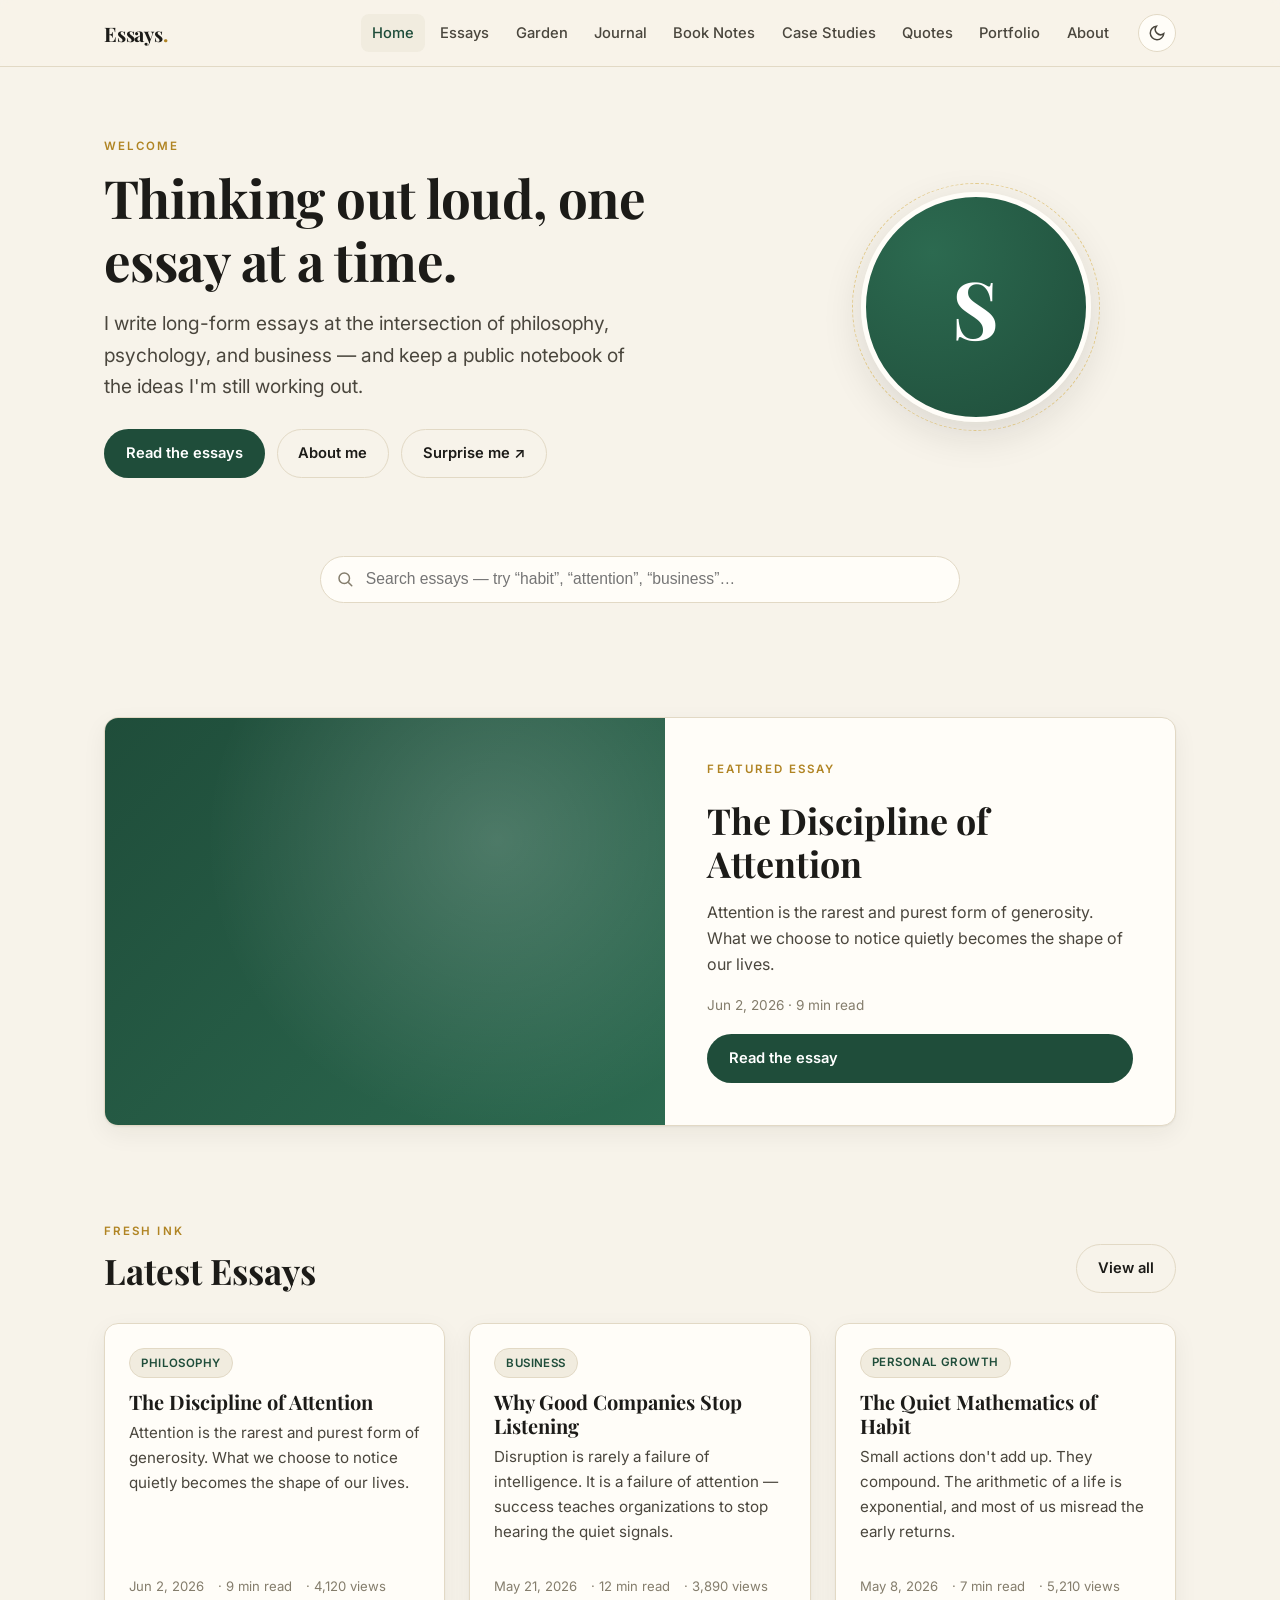
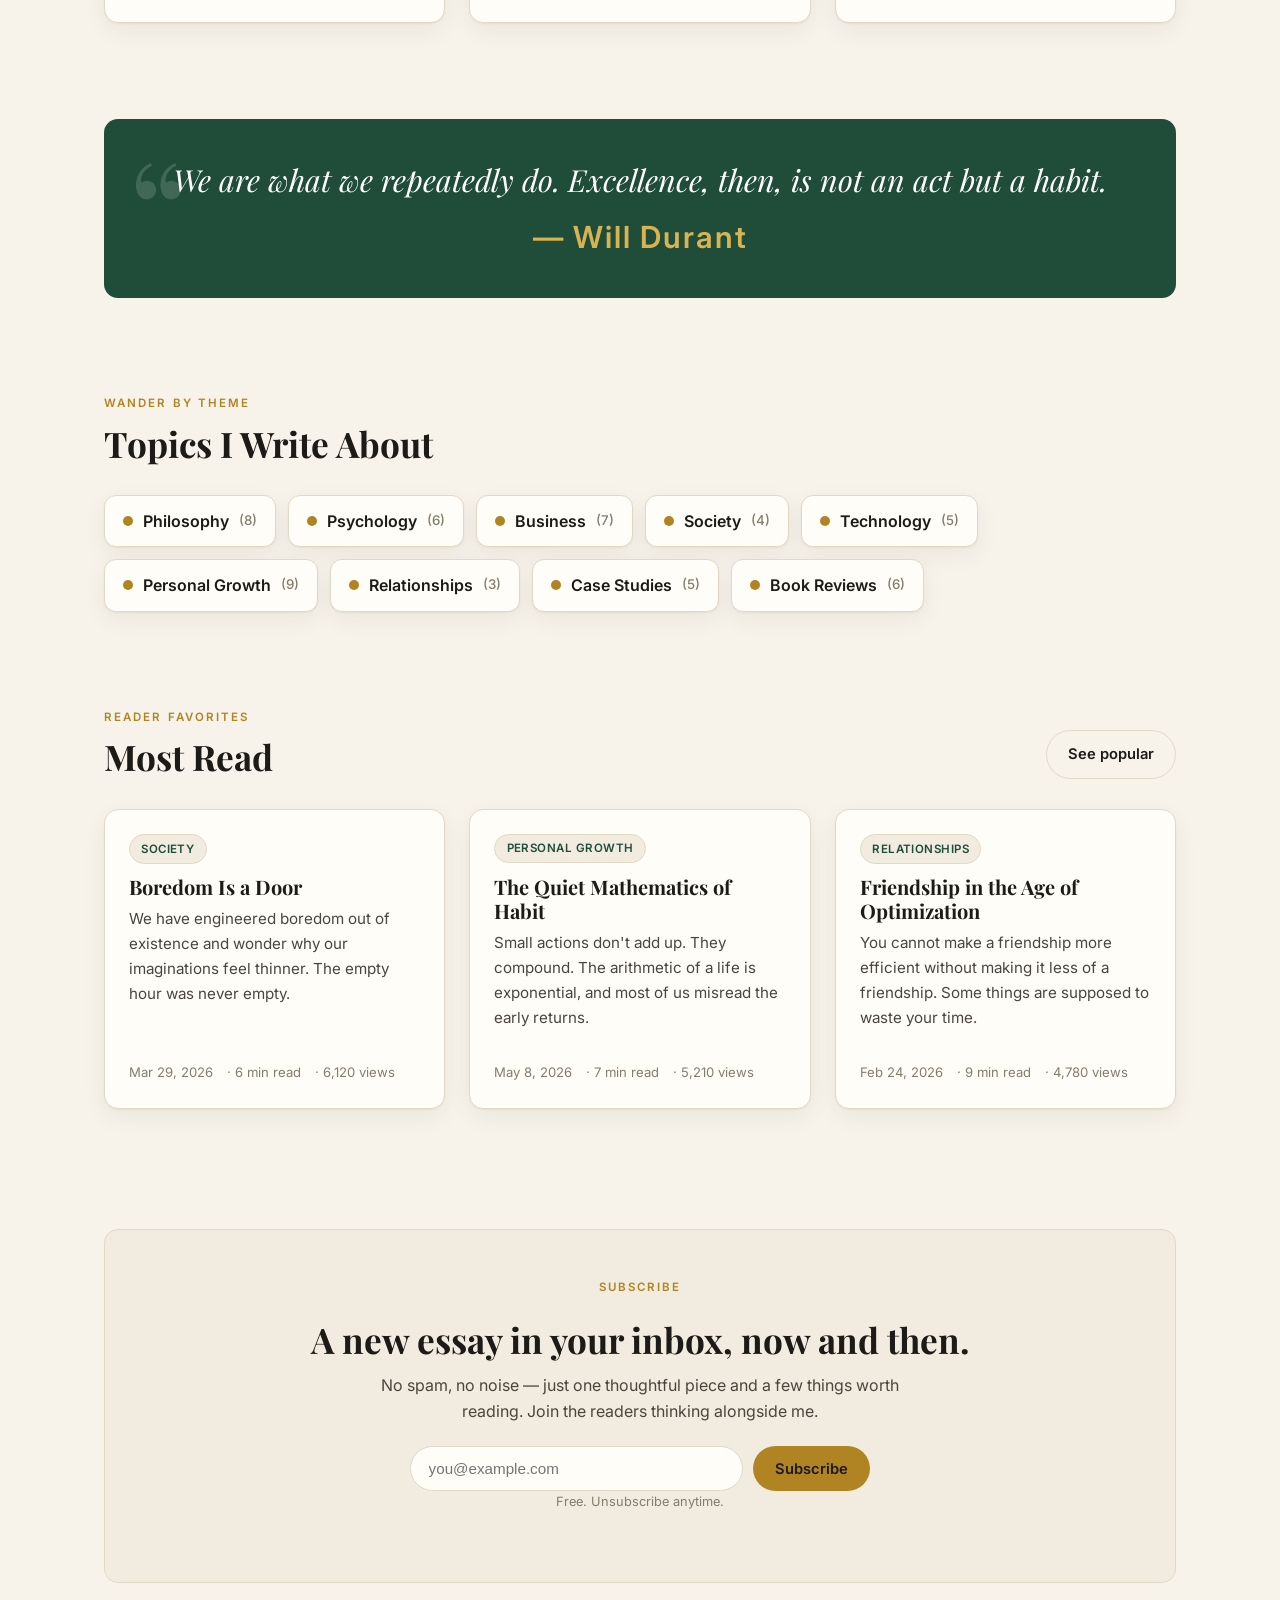
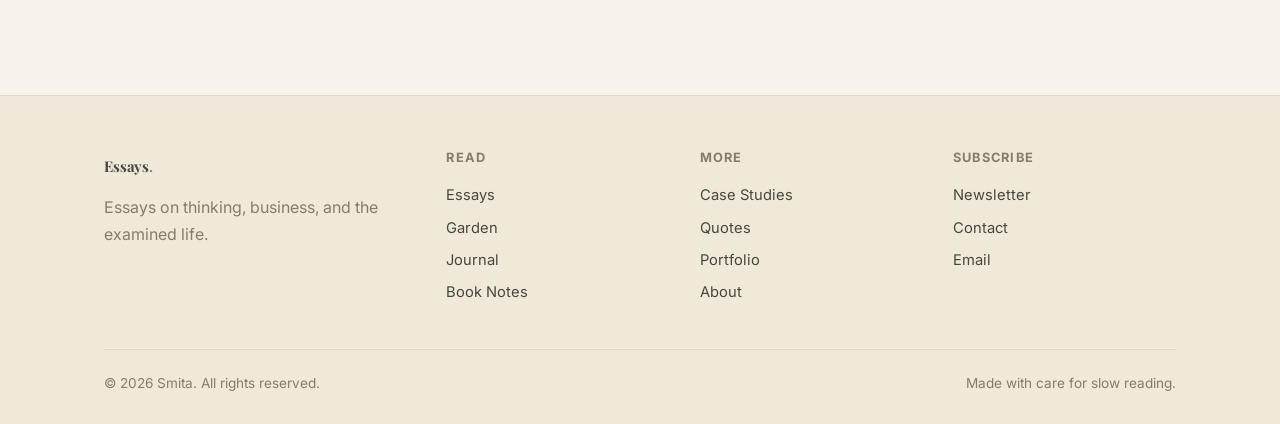
<file: index.html>
<!DOCTYPE html>
<html lang="en">
<head>
  <meta charset="UTF-8" />
  <meta name="viewport" content="width=device-width, initial-scale=1.0" />
  <title>Essays by Smita — A personal publishing platform</title>
  <meta name="description" content="Long-form essays on philosophy, psychology, and business, plus a digital garden, book notes, and case studies by Smita." />
  <link rel="preconnect" href="https://fonts.googleapis.com">
  <link rel="preconnect" href="https://fonts.gstatic.com" crossorigin>
  <link href="https://fonts.googleapis.com/css2?family=Playfair+Display:ital,wght@0,400;0,600;0,700;1,400&family=Inter:wght@400;500;600;700&family=Merriweather:ital@0;1&family=EB+Garamond:ital@0;1&family=Libre+Baskerville:ital@0;1&family=Crimson+Text:ital@0;1&display=swap" rel="stylesheet">
  <link rel="stylesheet" href="assets/css/style.css" />
</head>
<body>
  <!-- Hero -->
  <section class="hero">
    <div class="container hero-grid">
      <div>
        <p class="eyebrow">Welcome</p>
        <h1>Thinking out loud, one essay at a time.</h1>
        <p class="lead" id="introText"></p>
        <div class="hero-cta">
          <a class="btn btn-primary" href="essays.html">Read the essays</a>
          <a class="btn btn-ghost" href="about.html">About me</a>
          <button class="btn btn-ghost" onclick="randomEssay()">Surprise me ↗</button>
        </div>
      </div>
      <div>
        <div class="avatar">S</div>
      </div>
    </div>
  </section>

  <!-- Search -->
  <section class="section-tight">
    <div class="container">
      <div class="search-wrap" style="max-width:640px;margin:0 auto">
        <svg width="18" height="18" viewBox="0 0 24 24" fill="none" stroke="currentColor" stroke-width="2" stroke-linecap="round"><circle cx="11" cy="11" r="7"/><path d="M21 21l-4-4"/></svg>
        <input class="search-input" id="homeSearch" placeholder="Search essays — try “habit”, “attention”, “business”…" />
      </div>
      <div class="container search-results" id="homeSearchResults" style="padding:0"></div>
    </div>
  </section>

  <!-- Featured -->
  <section class="section-tight">
    <div class="container">
      <div class="featured" id="featured"></div>
    </div>
  </section>

  <!-- Latest -->
  <section class="section-tight">
    <div class="container">
      <div class="section-head">
        <div><p class="eyebrow">Fresh ink</p><h2>Latest Essays</h2></div>
        <a class="btn btn-ghost" href="essays.html">View all</a>
      </div>
      <div class="grid grid-3" id="latest"></div>
    </div>
  </section>

  <!-- Daily quote -->
  <section class="section-tight">
    <div class="container">
      <div class="quote-band" id="dailyQuote"></div>
    </div>
  </section>

  <!-- Topics -->
  <section class="section-tight">
    <div class="container">
      <div class="section-head"><div><p class="eyebrow">Wander by theme</p><h2>Topics I Write About</h2></div></div>
      <div class="topics" id="topics"></div>
    </div>
  </section>

  <!-- Reader favorites -->
  <section class="section-tight">
    <div class="container">
      <div class="section-head">
        <div><p class="eyebrow">Reader favorites</p><h2>Most Read</h2></div>
        <a class="btn btn-ghost" href="essays.html?sort=views">See popular</a>
      </div>
      <div class="grid grid-3" id="popular"></div>
    </div>
  </section>

  <!-- Newsletter -->
  <section class="section">
    <div class="container">
      <div class="newsletter">
        <p class="eyebrow">Subscribe</p>
        <h2>A new essay in your inbox, now and then.</h2>
        <p>No spam, no noise — just one thoughtful piece and a few things worth reading. Join the readers thinking alongside me.</p>
        <form class="subscribe-form">
          <input type="email" required placeholder="you@example.com" />
          <button class="btn btn-gold" type="submit">Subscribe</button>
        </form>
        <p class="form-note">Free. Unsubscribe anytime.</p>
      </div>
    </div>
  </section>

  <script src="assets/js/data.js"></script>
  <script src="assets/js/main.js"></script>
  <script>
    buildHeader(); buildFooter();
    document.getElementById("introText").textContent = SITE.intro;
    renderHome();
    renderDailyQuote("dailyQuote");
    renderTopics("topics");
    initHomeSearch();
    initForms();
  </script>
</body>
</html>
</file>
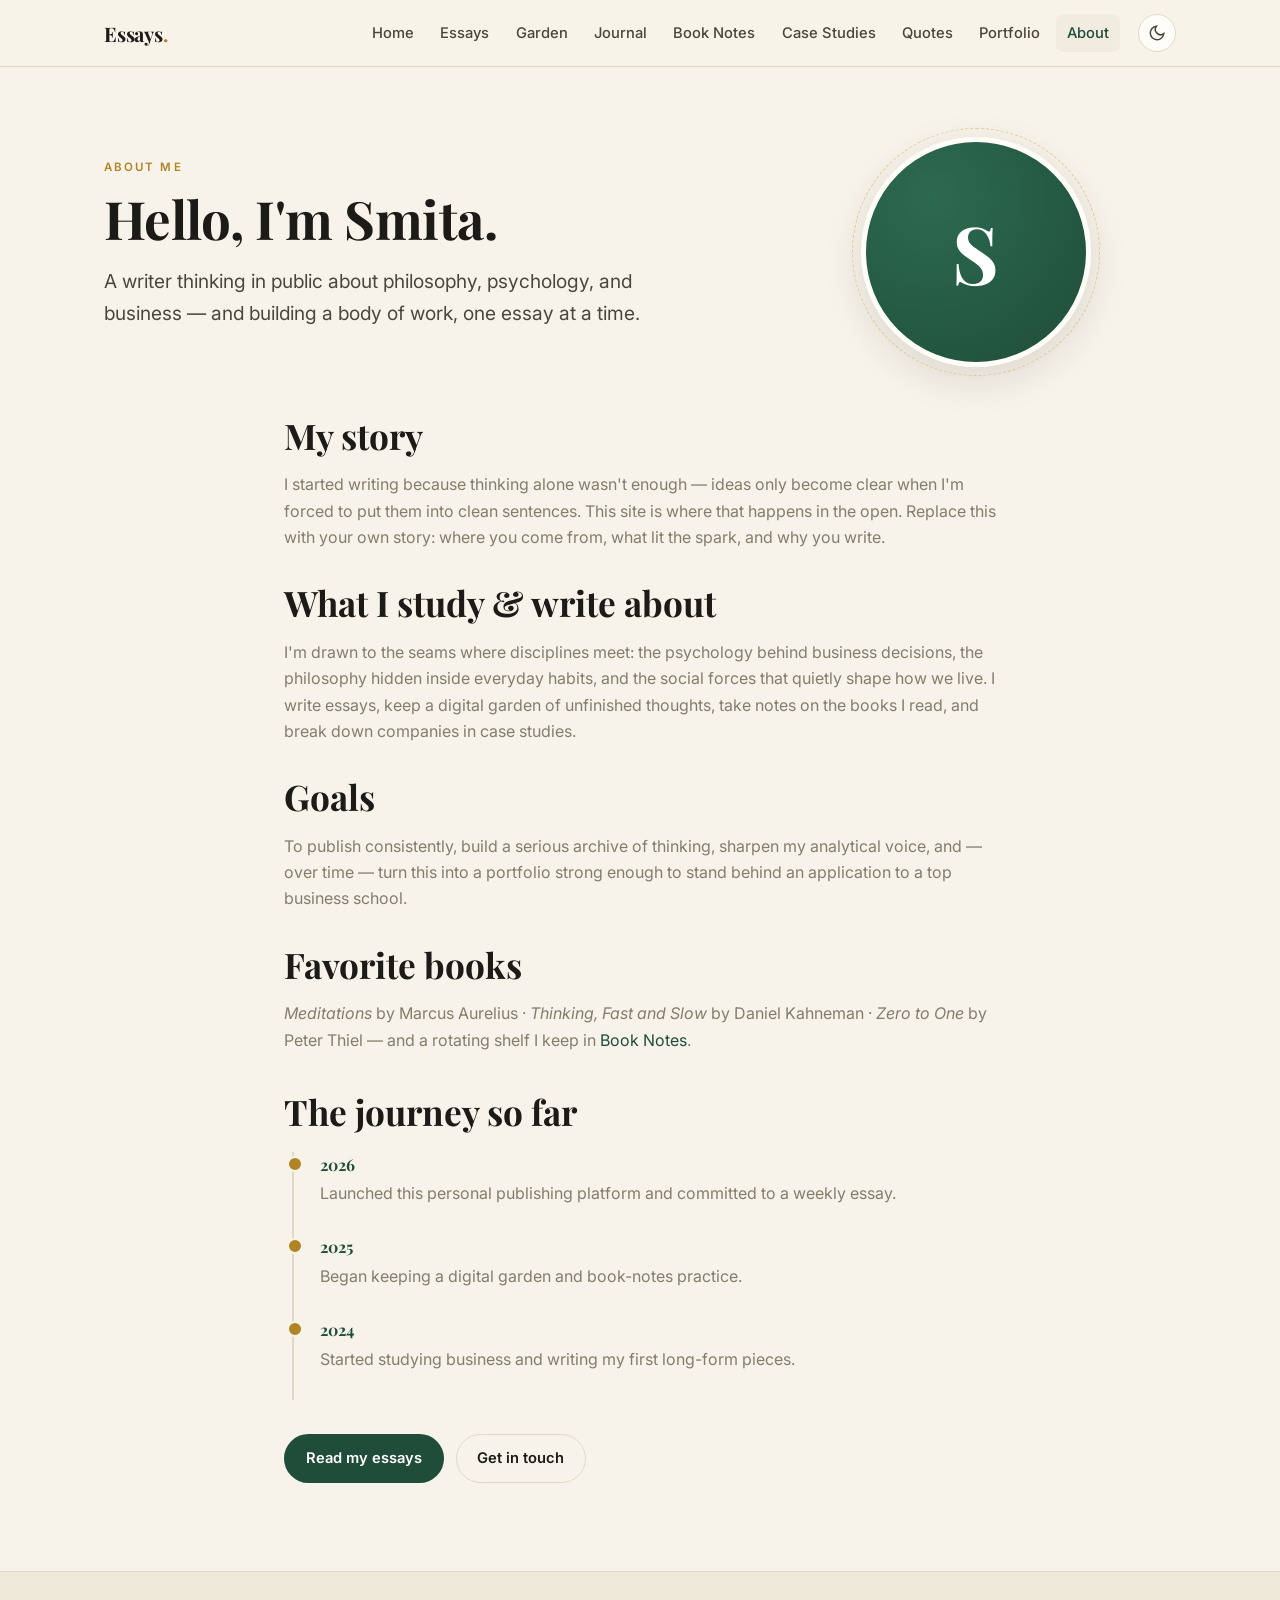
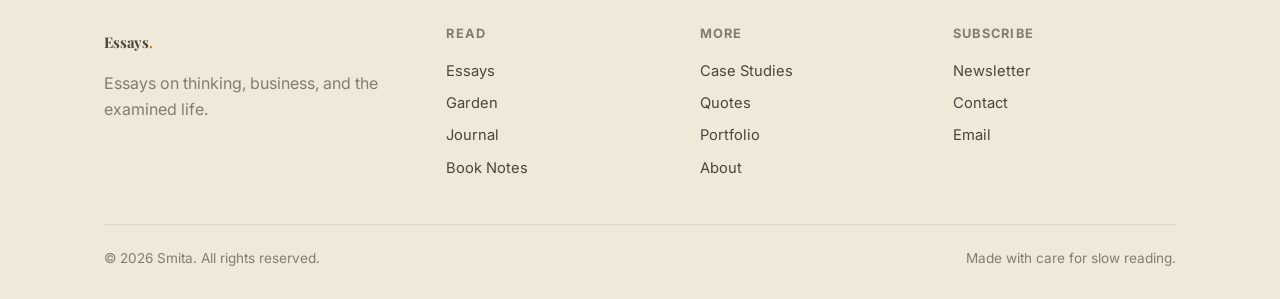
<file: about.html>
<!DOCTYPE html>
<html lang="en">
<head>
  <meta charset="UTF-8" />
  <meta name="viewport" content="width=device-width, initial-scale=1.0" />
  <title>About — Essays by Smita</title>
  <meta name="description" content="My story, what I study, what I write about, and the books and goals shaping the journey." />
  <link rel="preconnect" href="https://fonts.googleapis.com">
  <link rel="preconnect" href="https://fonts.gstatic.com" crossorigin>
  <link href="https://fonts.googleapis.com/css2?family=Playfair+Display:ital,wght@0,400;0,600;0,700;1,400&family=Inter:wght@400;500;600;700&family=Merriweather:ital@0;1&display=swap" rel="stylesheet">
  <link rel="stylesheet" href="assets/css/style.css" />
</head>
<body>
  <section class="hero" style="padding-bottom:0">
    <div class="container hero-grid">
      <div>
        <p class="eyebrow">About Me</p>
        <h1>Hello, I'm Smita.</h1>
        <p class="lead">A writer thinking in public about philosophy, psychology, and business — and building a body of work, one essay at a time.</p>
      </div>
      <div><div class="avatar">S</div></div>
    </div>
  </section>

  <section class="section-tight">
    <div class="container" style="max-width:760px">
      <h2>My story</h2>
      <p class="muted">I started writing because thinking alone wasn't enough — ideas only become clear when I'm forced to put them into clean sentences. This site is where that happens in the open. Replace this with your own story: where you come from, what lit the spark, and why you write.</p>

      <h2 style="margin-top:2rem">What I study &amp; write about</h2>
      <p class="muted">I'm drawn to the seams where disciplines meet: the psychology behind business decisions, the philosophy hidden inside everyday habits, and the social forces that quietly shape how we live. I write essays, keep a digital garden of unfinished thoughts, take notes on the books I read, and break down companies in case studies.</p>

      <h2 style="margin-top:2rem">Goals</h2>
      <p class="muted">To publish consistently, build a serious archive of thinking, sharpen my analytical voice, and — over time — turn this into a portfolio strong enough to stand behind an application to a top business school.</p>

      <h2 style="margin-top:2rem">Favorite books</h2>
      <p class="muted"><em>Meditations</em> by Marcus Aurelius · <em>Thinking, Fast and Slow</em> by Daniel Kahneman · <em>Zero to One</em> by Peter Thiel — and a rotating shelf I keep in <a href="book-notes.html">Book Notes</a>.</p>

      <h2 style="margin-top:2.4rem">The journey so far</h2>
      <div class="timeline" style="margin-top:18px">
        <div class="timeline-item"><div class="yr">2026</div><p class="muted" style="margin:2px 0 0">Launched this personal publishing platform and committed to a weekly essay.</p></div>
        <div class="timeline-item"><div class="yr">2025</div><p class="muted" style="margin:2px 0 0">Began keeping a digital garden and book-notes practice.</p></div>
        <div class="timeline-item"><div class="yr">2024</div><p class="muted" style="margin:2px 0 0">Started studying business and writing my first long-form pieces.</p></div>
      </div>

      <div style="margin-top:34px;display:flex;gap:12px;flex-wrap:wrap">
        <a class="btn btn-primary" href="essays.html">Read my essays</a>
        <a class="btn btn-ghost" href="contact.html">Get in touch</a>
      </div>
    </div>
  </section>

  <script src="assets/js/data.js"></script>
  <script src="assets/js/main.js"></script>
  <script>buildHeader(); buildFooter(); initForms();</script>
</body>
</html>
</file>
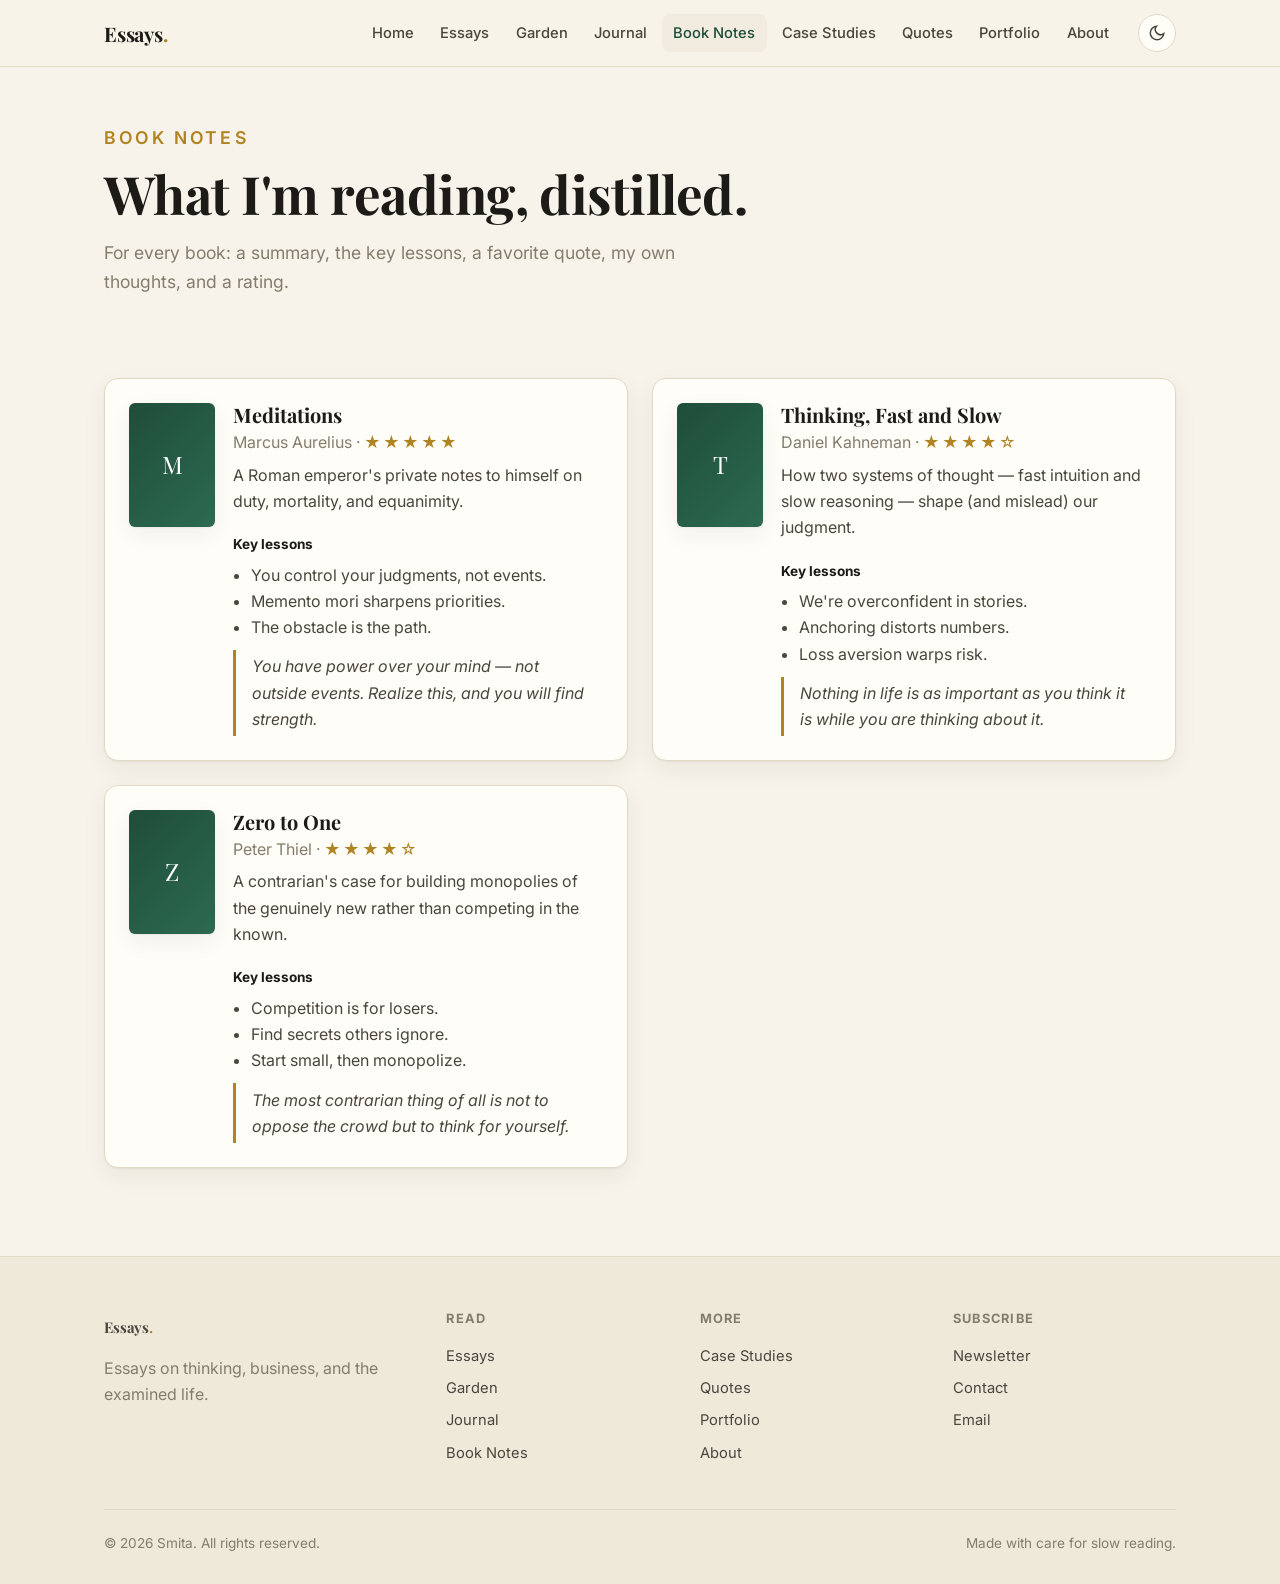
<file: book-notes.html>
<!DOCTYPE html>
<html lang="en">
<head>
  <meta charset="UTF-8" />
  <meta name="viewport" content="width=device-width, initial-scale=1.0" />
  <title>Book Notes — Essays by Smita</title>
  <meta name="description" content="Summaries, key lessons, favorite quotes, and ratings for every book I read." />
  <link rel="preconnect" href="https://fonts.googleapis.com">
  <link rel="preconnect" href="https://fonts.gstatic.com" crossorigin>
  <link href="https://fonts.googleapis.com/css2?family=Playfair+Display:ital,wght@0,400;0,600;0,700;1,400&family=Inter:wght@400;500;600;700&family=Merriweather:ital@0;1&display=swap" rel="stylesheet">
  <link rel="stylesheet" href="assets/css/style.css" />
</head>
<body>
  <section class="page-head">
    <div class="container">
      <p class="eyebrow">Book Notes</p>
      <h1>What I'm reading, distilled.</h1>
      <p class="muted">For every book: a summary, the key lessons, a favorite quote, my own thoughts, and a rating.</p>
    </div>
  </section>
  <section class="section-tight">
    <div class="container">
      <div class="grid grid-2" id="books"></div>
    </div>
  </section>
  <script src="assets/js/data.js"></script>
  <script src="assets/js/main.js"></script>
  <script>buildHeader(); buildFooter(); renderBooks("books"); initForms();</script>
</body>
</html>
</file>
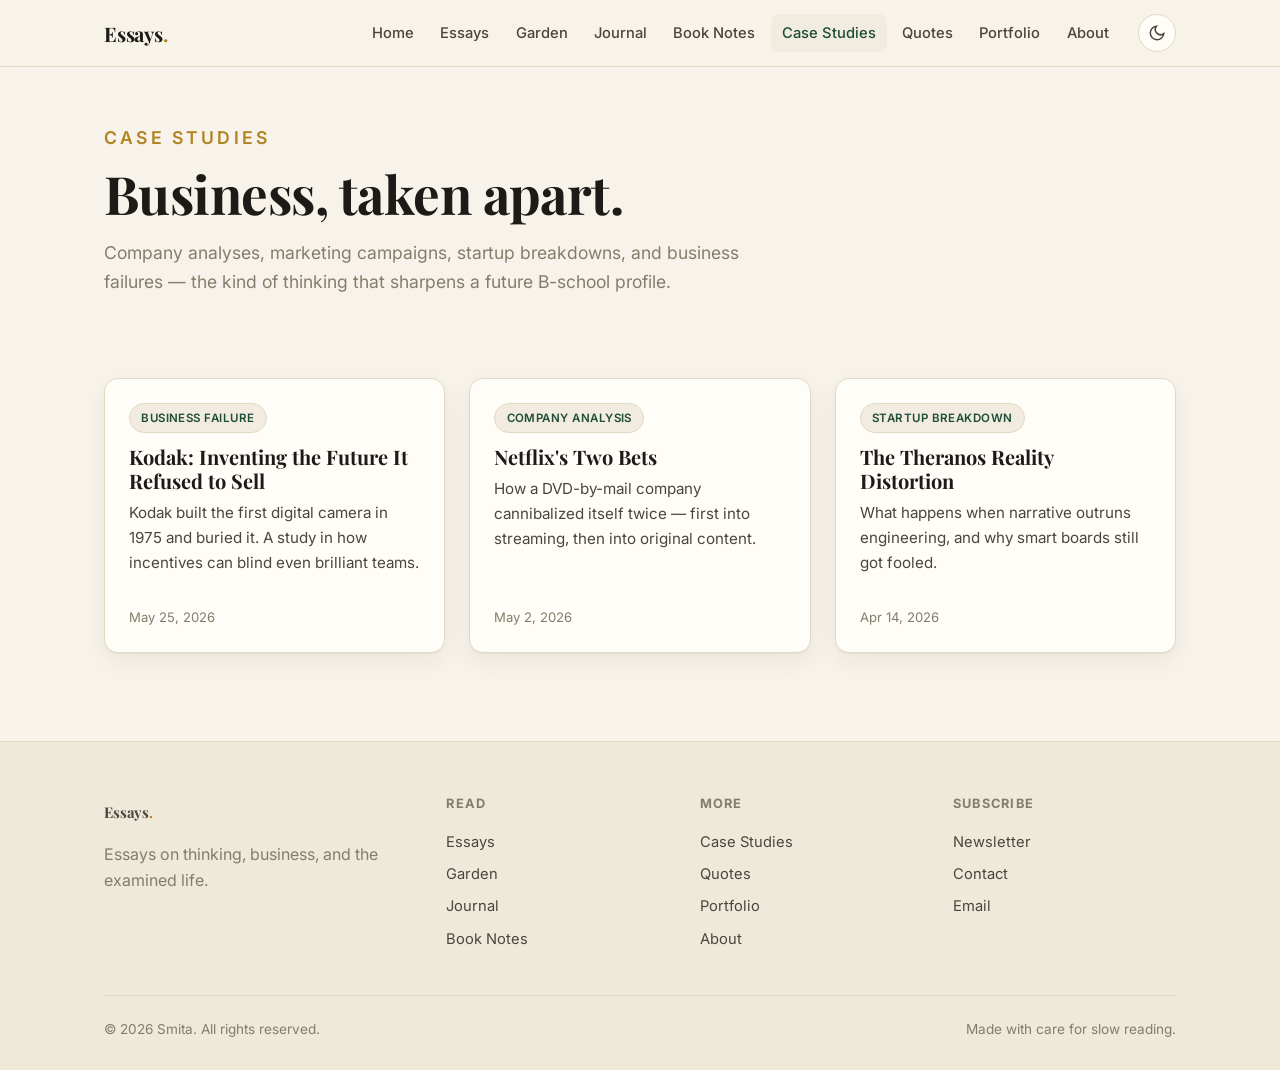
<file: case-studies.html>
<!DOCTYPE html>
<html lang="en">
<head>
  <meta charset="UTF-8" />
  <meta name="viewport" content="width=device-width, initial-scale=1.0" />
  <title>Case Studies — Essays by Smita</title>
  <meta name="description" content="Company analyses, startup breakdowns, and business case studies." />
  <link rel="preconnect" href="https://fonts.googleapis.com">
  <link rel="preconnect" href="https://fonts.gstatic.com" crossorigin>
  <link href="https://fonts.googleapis.com/css2?family=Playfair+Display:ital,wght@0,400;0,600;0,700;1,400&family=Inter:wght@400;500;600;700&family=Merriweather:ital@0;1&display=swap" rel="stylesheet">
  <link rel="stylesheet" href="assets/css/style.css" />
</head>
<body>
  <section class="page-head">
    <div class="container">
      <p class="eyebrow">Case Studies</p>
      <h1>Business, taken apart.</h1>
      <p class="muted">Company analyses, marketing campaigns, startup breakdowns, and business failures — the kind of thinking that sharpens a future B-school profile.</p>
    </div>
  </section>
  <section class="section-tight">
    <div class="container">
      <div class="grid grid-3" id="cases"></div>
    </div>
  </section>
  <script src="assets/js/data.js"></script>
  <script src="assets/js/main.js"></script>
  <script>buildHeader(); buildFooter(); renderCases("cases"); initForms();</script>
</body>
</html>
</file>
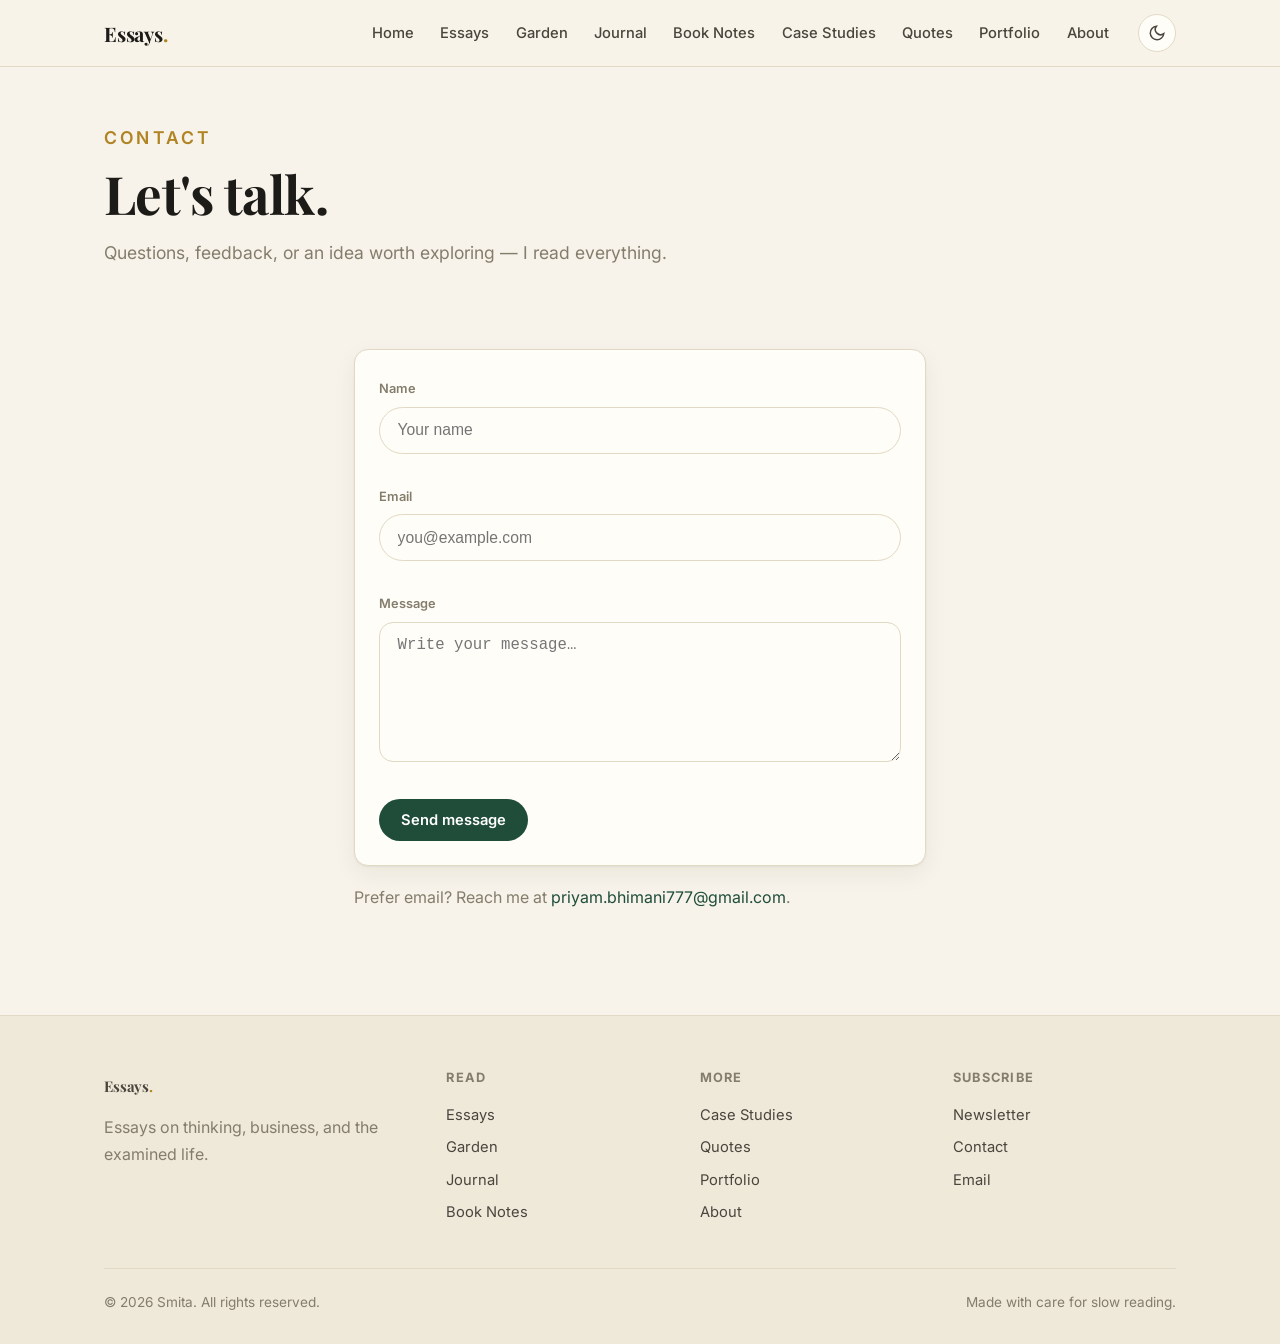
<file: contact.html>
<!DOCTYPE html>
<html lang="en">
<head>
  <meta charset="UTF-8" />
  <meta name="viewport" content="width=device-width, initial-scale=1.0" />
  <title>Contact — Essays by Smita</title>
  <meta name="description" content="Say hello, send feedback, or pitch an idea." />
  <link rel="preconnect" href="https://fonts.googleapis.com">
  <link rel="preconnect" href="https://fonts.gstatic.com" crossorigin>
  <link href="https://fonts.googleapis.com/css2?family=Playfair+Display:ital,wght@0,400;0,600;0,700;1,400&family=Inter:wght@400;500;600;700&family=Merriweather:ital@0;1&display=swap" rel="stylesheet">
  <link rel="stylesheet" href="assets/css/style.css" />
</head>
<body>
  <section class="page-head">
    <div class="container">
      <p class="eyebrow">Contact</p>
      <h1>Let's talk.</h1>
      <p class="muted">Questions, feedback, or an idea worth exploring — I read everything.</p>
    </div>
  </section>
  <section class="section-tight">
    <div class="container" style="max-width:620px">
      <form class="contact-form card" style="gap:14px">
        <div><label style="font-size:.8rem;font-weight:600;color:var(--text-mute)">Name</label>
        <input class="search-input" style="padding-left:1.1rem;margin-top:6px" required placeholder="Your name" /></div>
        <div style="margin-top:14px"><label style="font-size:.8rem;font-weight:600;color:var(--text-mute)">Email</label>
        <input type="email" class="search-input" style="padding-left:1.1rem;margin-top:6px" required placeholder="you@example.com" /></div>
        <div style="margin-top:14px"><label style="font-size:.8rem;font-weight:600;color:var(--text-mute)">Message</label>
        <textarea class="search-input" style="padding-left:1.1rem;margin-top:6px;min-height:140px;border-radius:14px" required placeholder="Write your message…"></textarea></div>
        <div style="margin-top:16px"><button class="btn btn-primary" type="submit">Send message</button></div>
      </form>
      <p class="muted" style="margin-top:18px">Prefer email? Reach me at <a href="mailto:goodychauhan@gmail.com">priyam.bhimani777@gmail.com</a>.</p>
    </div>
  </section>
  <script src="assets/js/data.js"></script>
  <script src="assets/js/main.js"></script>
  <script>buildHeader(); buildFooter(); initForms();</script>
</body>
</html>
</file>
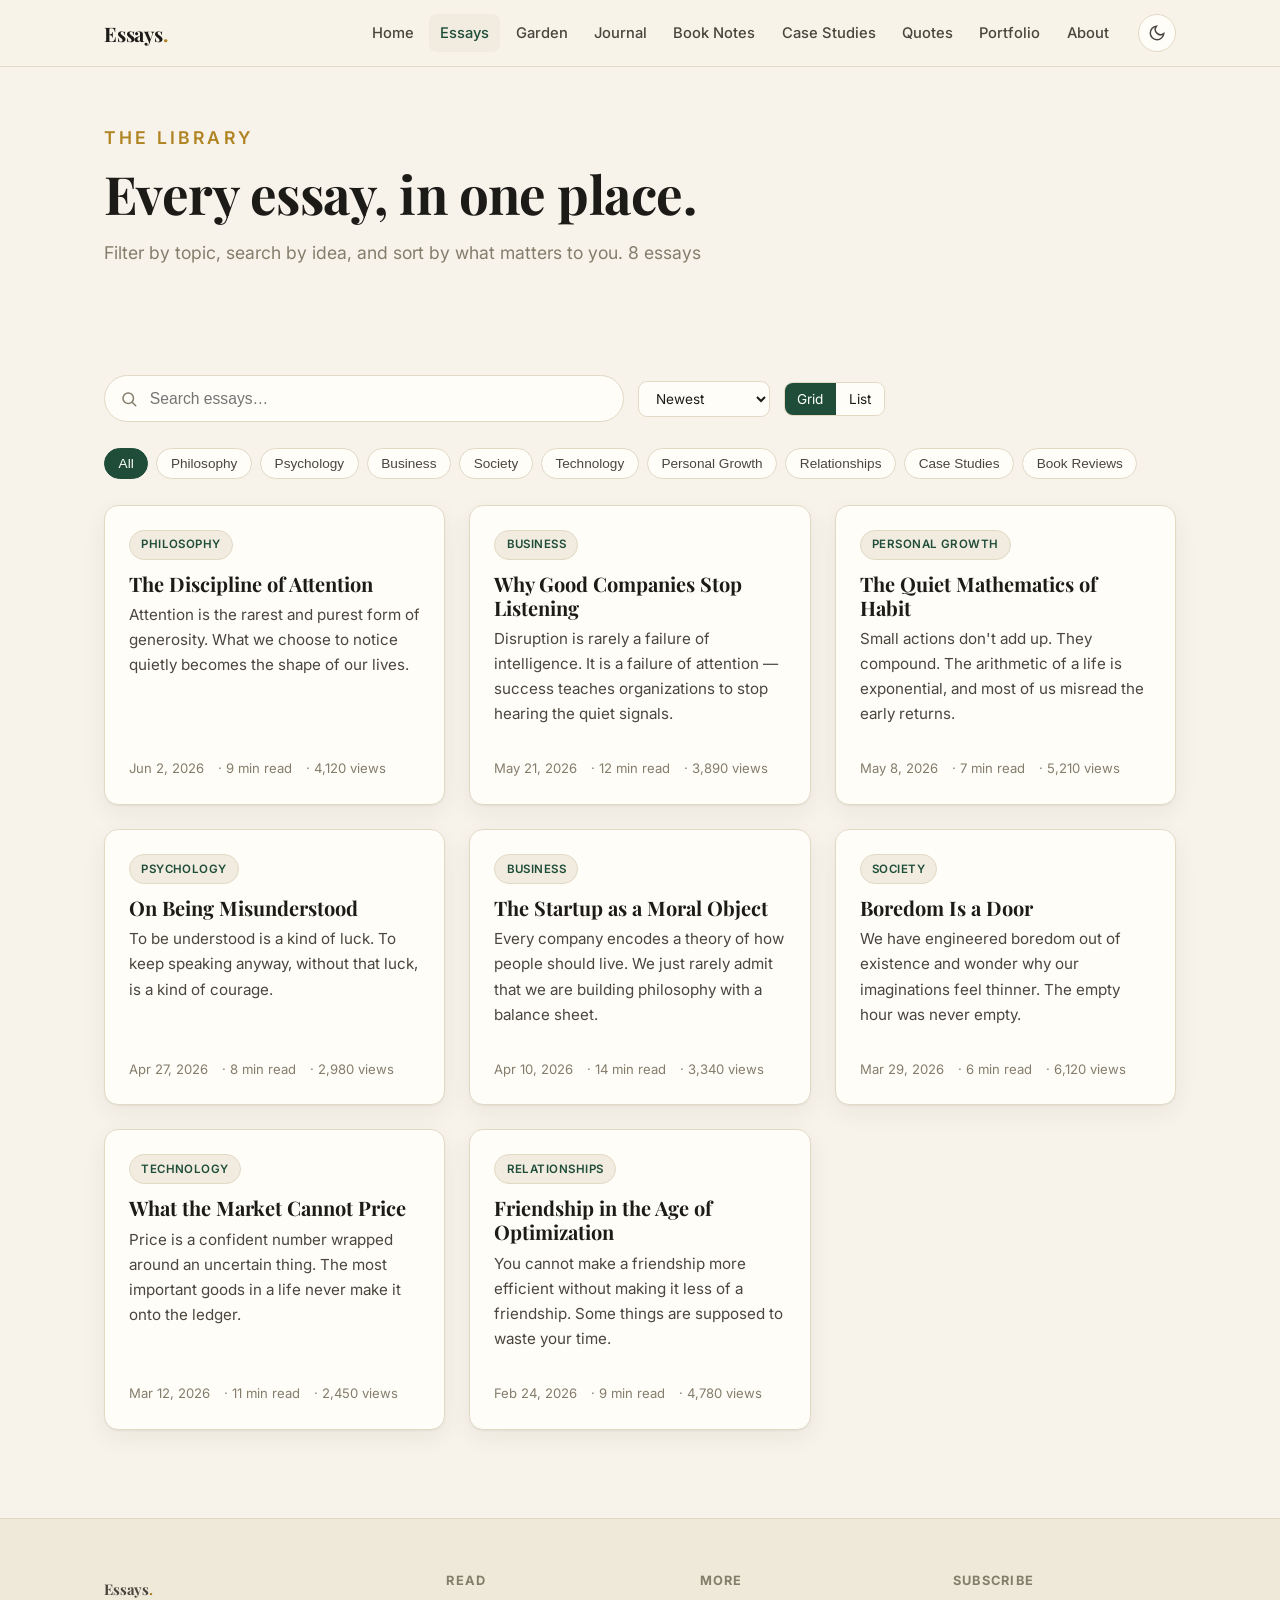
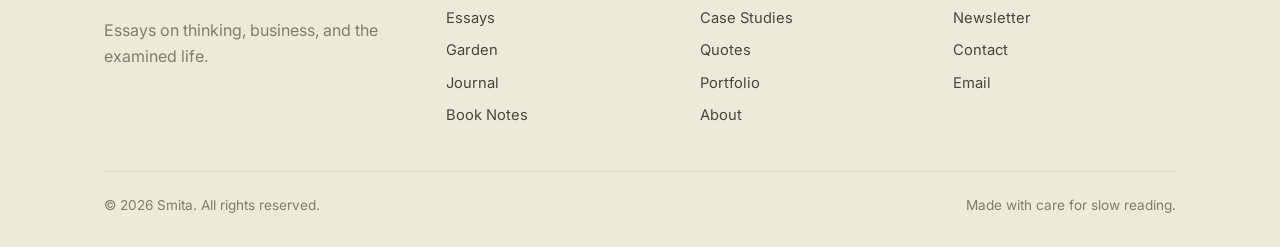
<file: essays.html>
<!DOCTYPE html>
<html lang="en">
<head>
  <meta charset="UTF-8" />
  <meta name="viewport" content="width=device-width, initial-scale=1.0" />
  <title>Essay Library — Essays by Smita</title>
  <meta name="description" content="Browse every essay by topic, tag, and popularity. Philosophy, psychology, business, and more." />
  <link rel="preconnect" href="https://fonts.googleapis.com">
  <link rel="preconnect" href="https://fonts.gstatic.com" crossorigin>
  <link href="https://fonts.googleapis.com/css2?family=Playfair+Display:ital,wght@0,400;0,600;0,700;1,400&family=Inter:wght@400;500;600;700&family=Merriweather:ital@0;1&display=swap" rel="stylesheet">
  <link rel="stylesheet" href="assets/css/style.css" />
</head>
<body>
  <section class="page-head">
    <div class="container">
      <p class="eyebrow">The Library</p>
      <h1>Every essay, in one place.</h1>
      <p class="muted">Filter by topic, search by idea, and sort by what matters to you. <span id="libCount"></span></p>
    </div>
  </section>

  <section class="section-tight">
    <div class="container">
      <div class="toolbar">
        <div class="search-wrap">
          <svg width="18" height="18" viewBox="0 0 24 24" fill="none" stroke="currentColor" stroke-width="2" stroke-linecap="round"><circle cx="11" cy="11" r="7"/><path d="M21 21l-4-4"/></svg>
          <input class="search-input" id="libSearch" placeholder="Search essays…" />
        </div>
        <select class="select" id="libSort">
          <option value="newest">Newest</option>
          <option value="views">Most viewed</option>
          <option value="likes">Most liked</option>
          <option value="longest">Longest read</option>
        </select>
        <div class="view-toggle" id="viewToggle">
          <button data-view="grid" class="active">Grid</button>
          <button data-view="list">List</button>
        </div>
      </div>
      <div class="chips" id="catChips" style="margin-bottom:26px"></div>
      <div class="grid grid-3" id="libGrid"></div>
    </div>
  </section>

  <script src="assets/js/data.js"></script>
  <script src="assets/js/main.js"></script>
  <script>
    buildHeader(); buildFooter();
    var p = new URLSearchParams(location.search);
    if (p.get("sort")) { libState.sort = p.get("sort"); }
    initLibrary();
    if (p.get("sort")) document.getElementById("libSort").value = p.get("sort");
    initForms();
  </script>
</body>
</html>
</file>
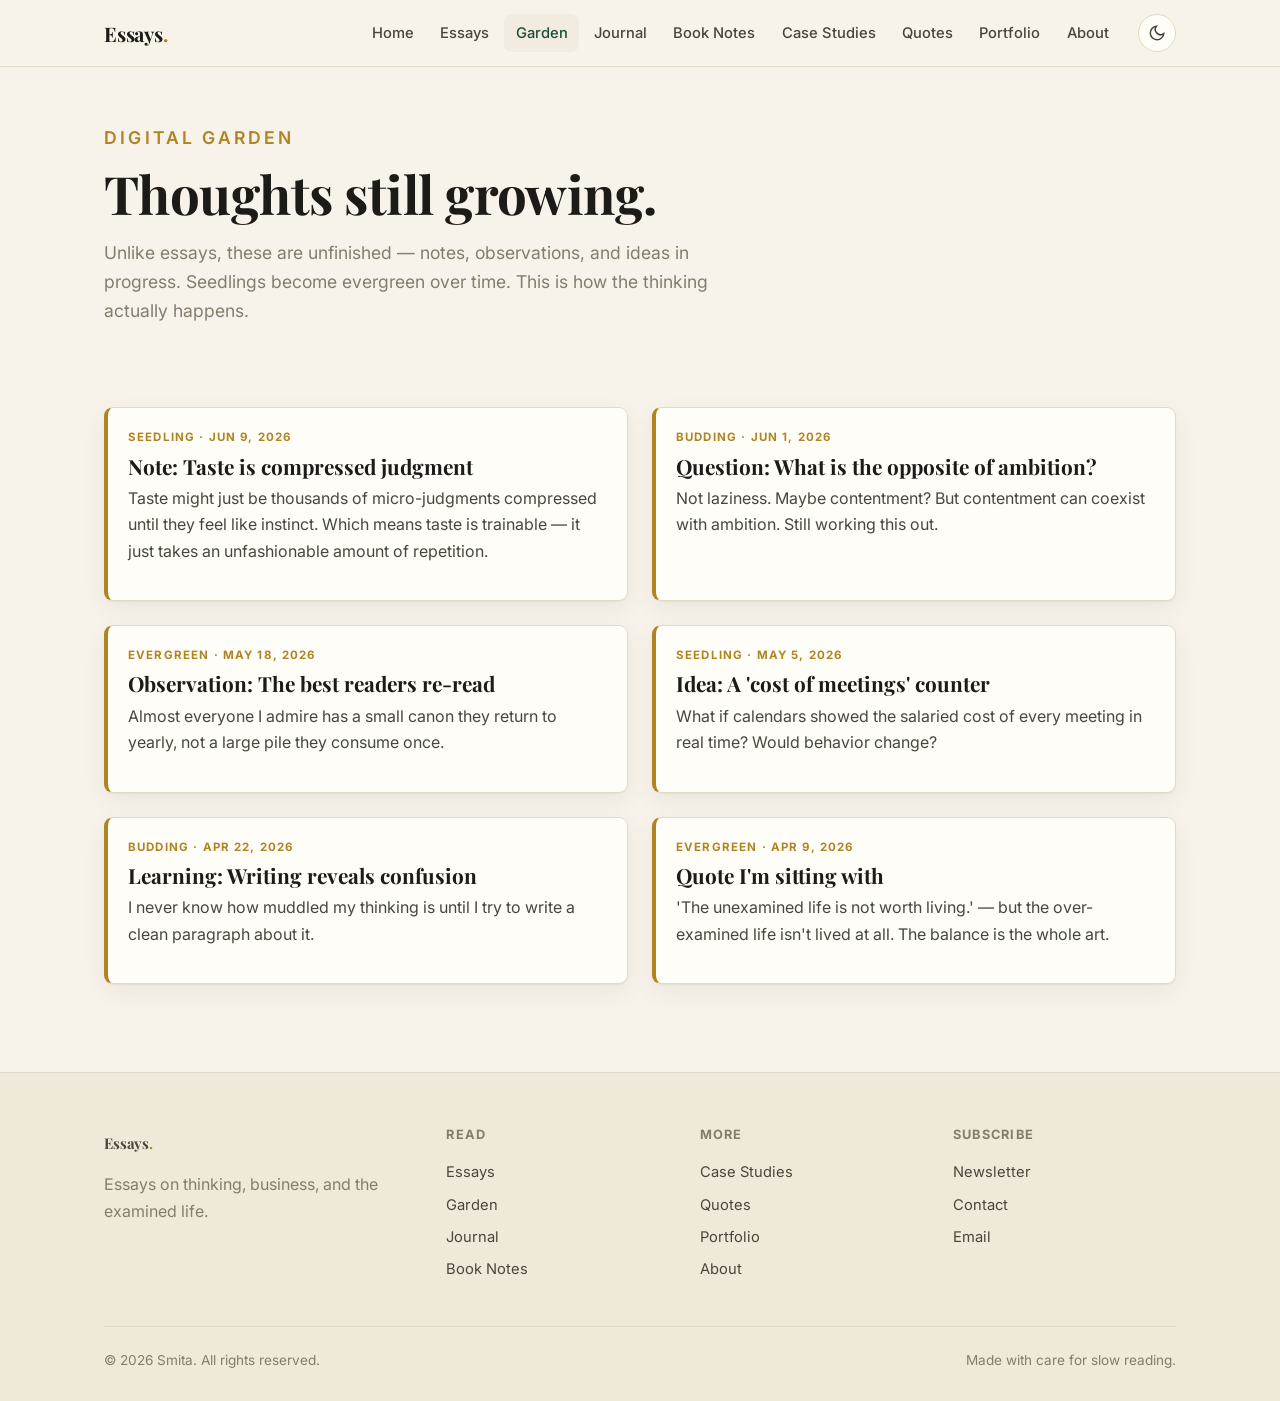
<file: garden.html>
<!DOCTYPE html>
<html lang="en">
<head>
  <meta charset="UTF-8" />
  <meta name="viewport" content="width=device-width, initial-scale=1.0" />
  <title>Digital Garden — Essays by Smita</title>
  <meta name="description" content="Unfinished thoughts, notes, and ideas I'm still working out — a public notebook." />
  <link rel="preconnect" href="https://fonts.googleapis.com">
  <link rel="preconnect" href="https://fonts.gstatic.com" crossorigin>
  <link href="https://fonts.googleapis.com/css2?family=Playfair+Display:ital,wght@0,400;0,600;0,700;1,400&family=Inter:wght@400;500;600;700&family=Merriweather:ital@0;1&display=swap" rel="stylesheet">
  <link rel="stylesheet" href="assets/css/style.css" />
</head>
<body>
  <section class="page-head">
    <div class="container">
      <p class="eyebrow">Digital Garden</p>
      <h1>Thoughts still growing.</h1>
      <p class="muted">Unlike essays, these are unfinished — notes, observations, and ideas in progress. Seedlings become evergreen over time. This is how the thinking actually happens.</p>
    </div>
  </section>
  <section class="section-tight">
    <div class="container">
      <div class="grid grid-2" id="garden"></div>
    </div>
  </section>
  <script src="assets/js/data.js"></script>
  <script src="assets/js/main.js"></script>
  <script>buildHeader(); buildFooter(); renderGarden("garden"); initForms();</script>
</body>
</html>
</file>
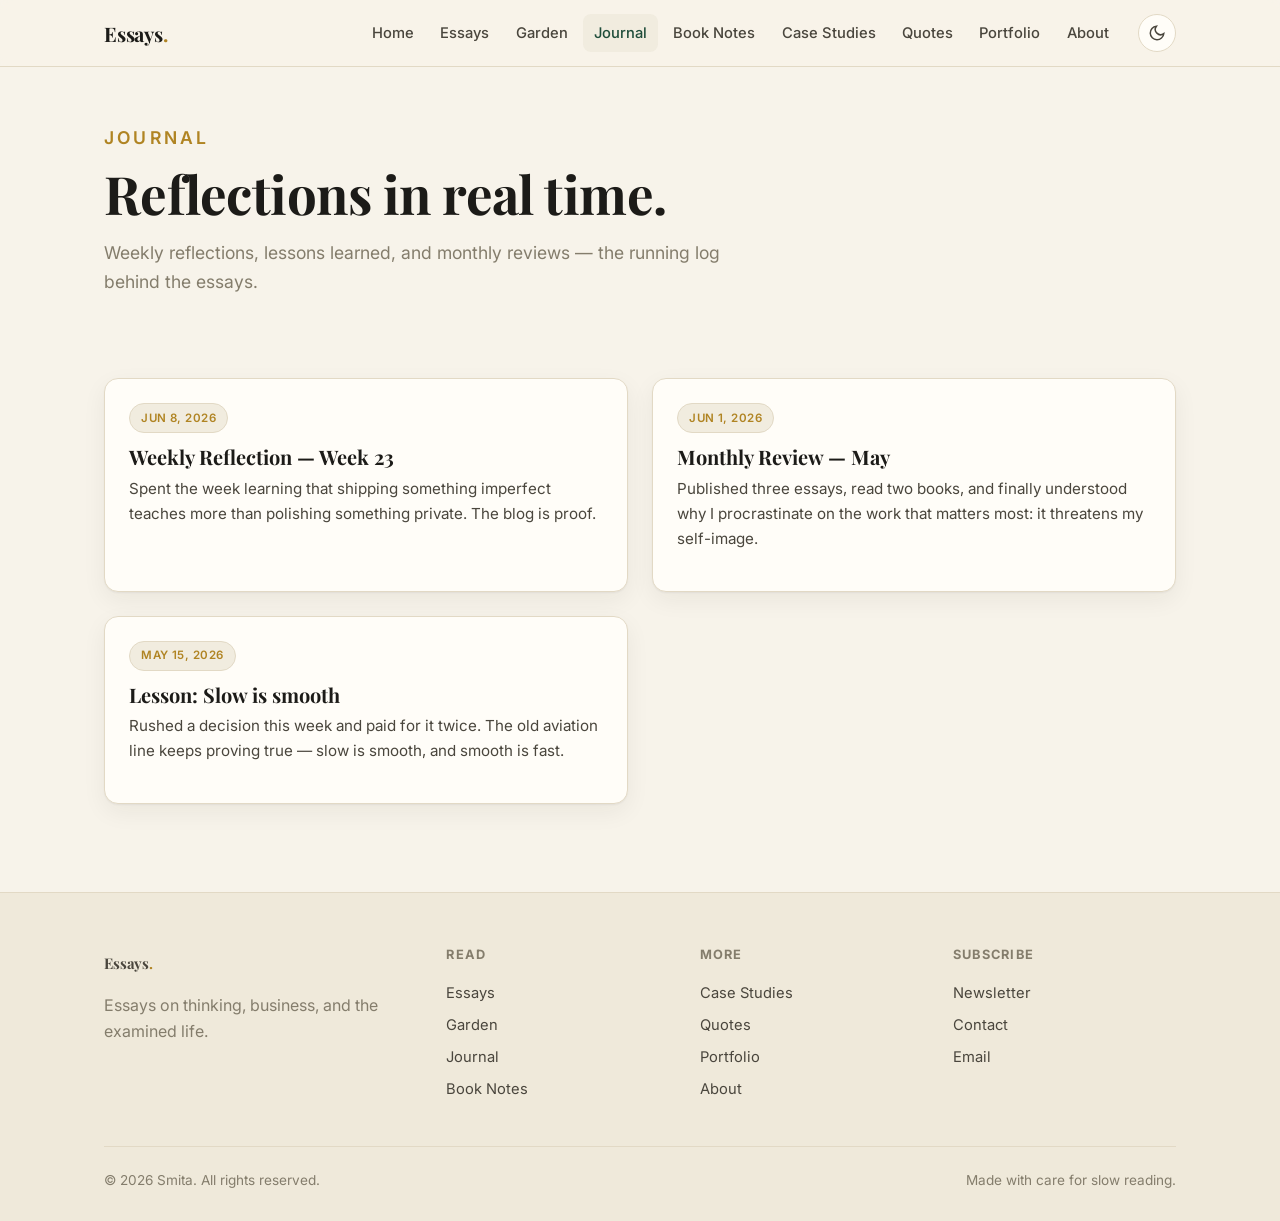
<file: journal.html>
<!DOCTYPE html>
<html lang="en">
<head>
  <meta charset="UTF-8" />
  <meta name="viewport" content="width=device-width, initial-scale=1.0" />
  <title>Journal — Essays by Smita</title>
  <meta name="description" content="Weekly reflections, lessons learned, and monthly reviews." />
  <link rel="preconnect" href="https://fonts.googleapis.com">
  <link rel="preconnect" href="https://fonts.gstatic.com" crossorigin>
  <link href="https://fonts.googleapis.com/css2?family=Playfair+Display:ital,wght@0,400;0,600;0,700;1,400&family=Inter:wght@400;500;600;700&family=Merriweather:ital@0;1&display=swap" rel="stylesheet">
  <link rel="stylesheet" href="assets/css/style.css" />
</head>
<body>
  <section class="page-head">
    <div class="container">
      <p class="eyebrow">Journal</p>
      <h1>Reflections in real time.</h1>
      <p class="muted">Weekly reflections, lessons learned, and monthly reviews — the running log behind the essays.</p>
    </div>
  </section>
  <section class="section-tight">
    <div class="container">
      <div class="grid grid-2" id="journal"></div>
    </div>
  </section>
  <script src="assets/js/data.js"></script>
  <script src="assets/js/main.js"></script>
  <script>buildHeader(); buildFooter(); renderJournal("journal"); initForms();</script>
</body>
</html>
</file>
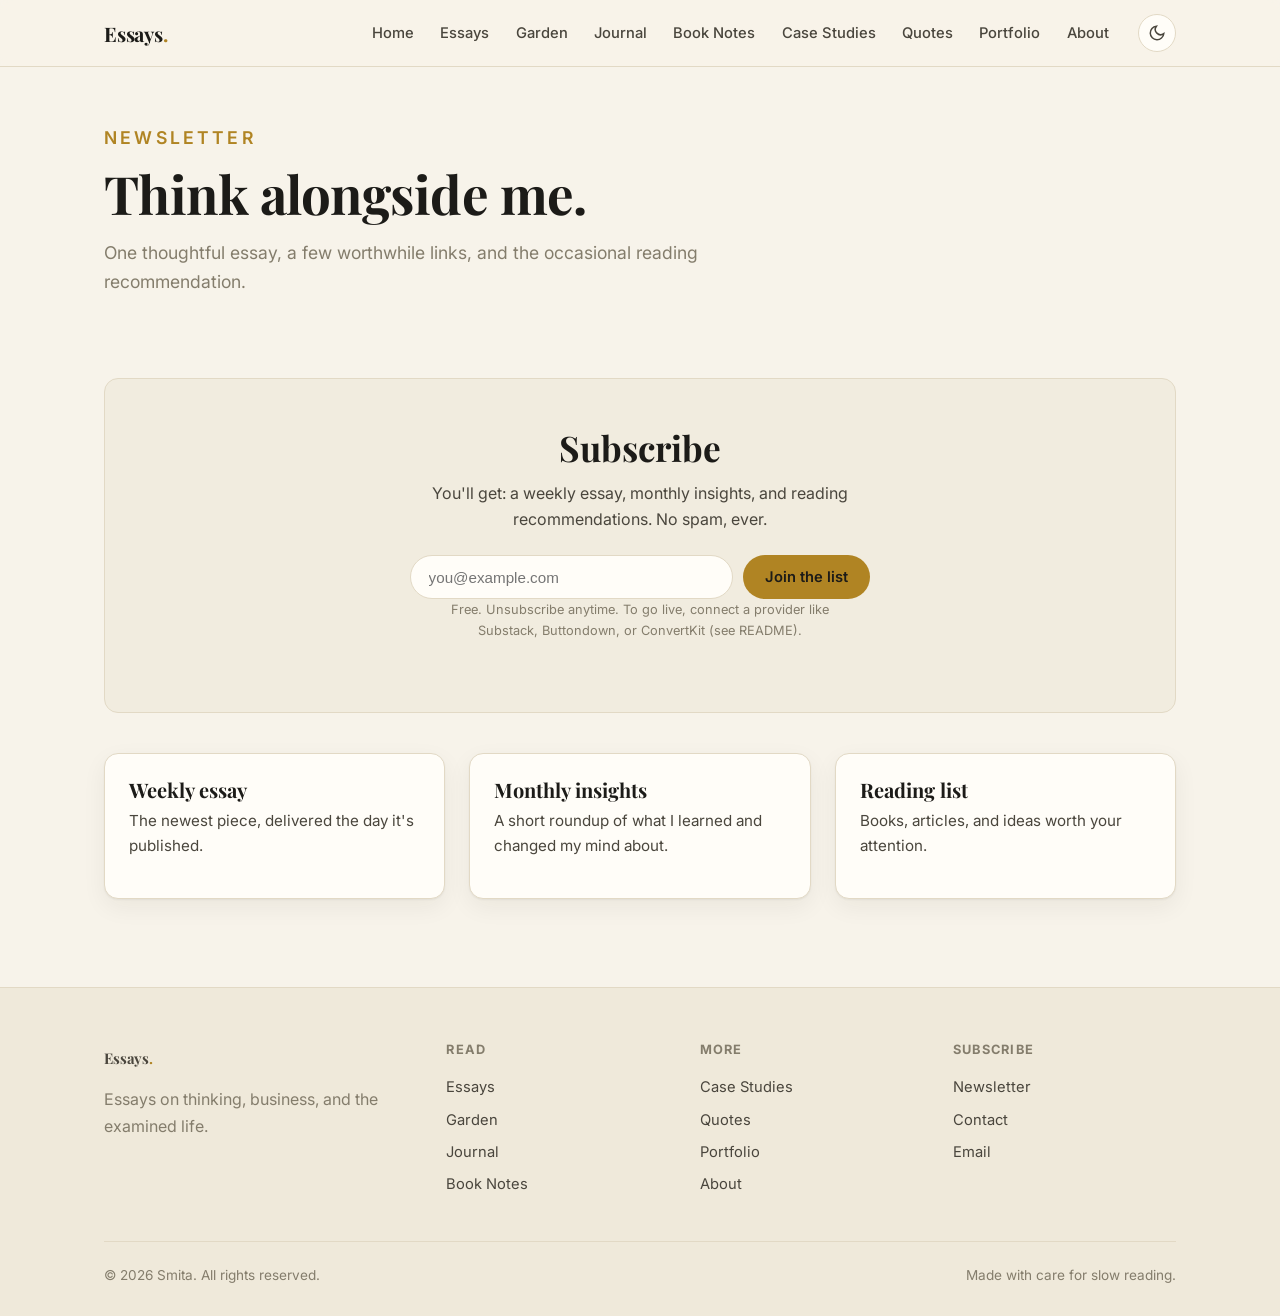
<file: newsletter.html>
<!DOCTYPE html>
<html lang="en">
<head>
  <meta charset="UTF-8" />
  <meta name="viewport" content="width=device-width, initial-scale=1.0" />
  <title>Newsletter — Essays by Smita</title>
  <meta name="description" content="Subscribe for a weekly essay, monthly insights, and reading recommendations." />
  <link rel="preconnect" href="https://fonts.googleapis.com">
  <link rel="preconnect" href="https://fonts.gstatic.com" crossorigin>
  <link href="https://fonts.googleapis.com/css2?family=Playfair+Display:ital,wght@0,400;0,600;0,700;1,400&family=Inter:wght@400;500;600;700&family=Merriweather:ital@0;1&display=swap" rel="stylesheet">
  <link rel="stylesheet" href="assets/css/style.css" />
</head>
<body>
  <section class="page-head">
    <div class="container">
      <p class="eyebrow">Newsletter</p>
      <h1>Think alongside me.</h1>
      <p class="muted">One thoughtful essay, a few worthwhile links, and the occasional reading recommendation.</p>
    </div>
  </section>
  <section class="section-tight">
    <div class="container">
      <div class="newsletter">
        <h2>Subscribe</h2>
        <p>You'll get: a weekly essay, monthly insights, and reading recommendations. No spam, ever.</p>
        <form class="subscribe-form">
          <input type="email" required placeholder="you@example.com" />
          <button class="btn btn-gold" type="submit">Join the list</button>
        </form>
        <p class="form-note">Free. Unsubscribe anytime. To go live, connect a provider like Substack, Buttondown, or ConvertKit (see README).</p>
      </div>
      <div class="grid grid-3" style="margin-top:40px">
        <div class="card"><h3>Weekly essay</h3><p class="excerpt">The newest piece, delivered the day it's published.</p></div>
        <div class="card"><h3>Monthly insights</h3><p class="excerpt">A short roundup of what I learned and changed my mind about.</p></div>
        <div class="card"><h3>Reading list</h3><p class="excerpt">Books, articles, and ideas worth your attention.</p></div>
      </div>
    </div>
  </section>
  <script src="assets/js/data.js"></script>
  <script src="assets/js/main.js"></script>
  <script>buildHeader(); buildFooter(); initForms();</script>
</body>
</html>
</file>
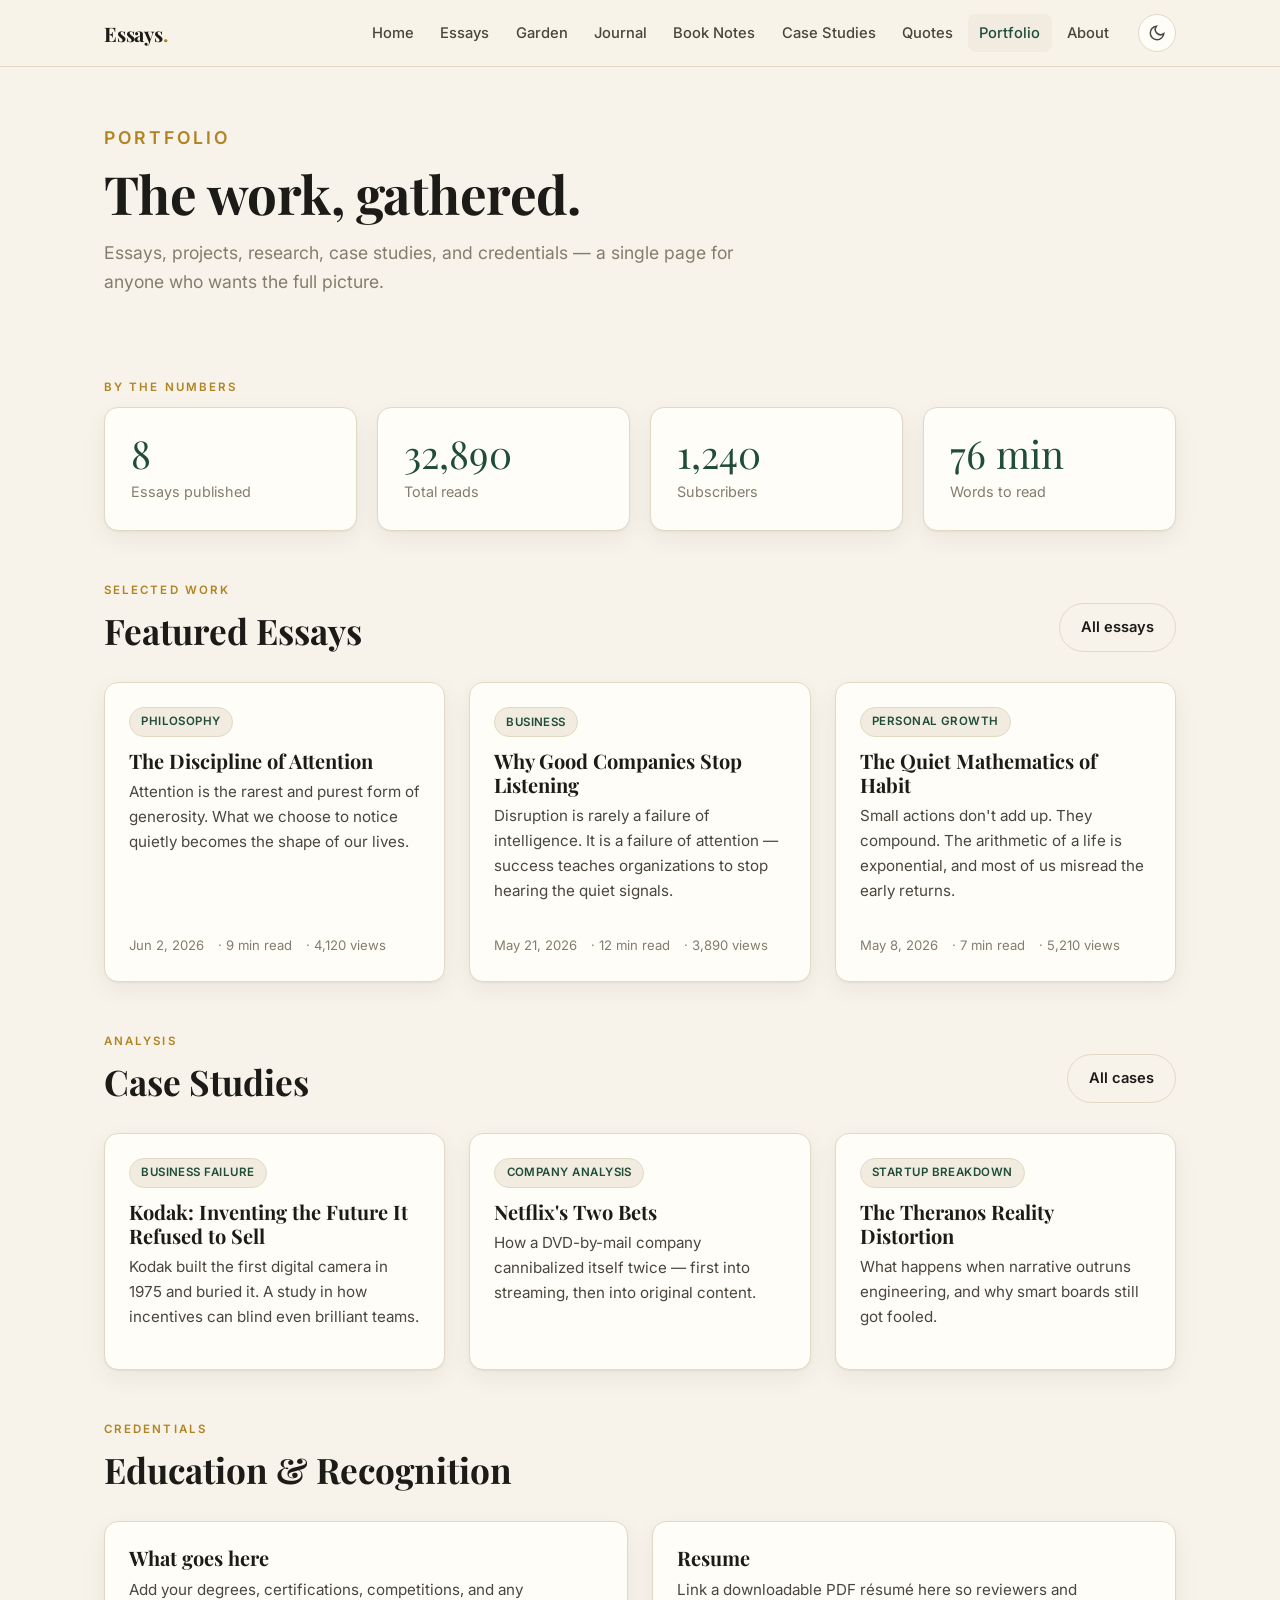
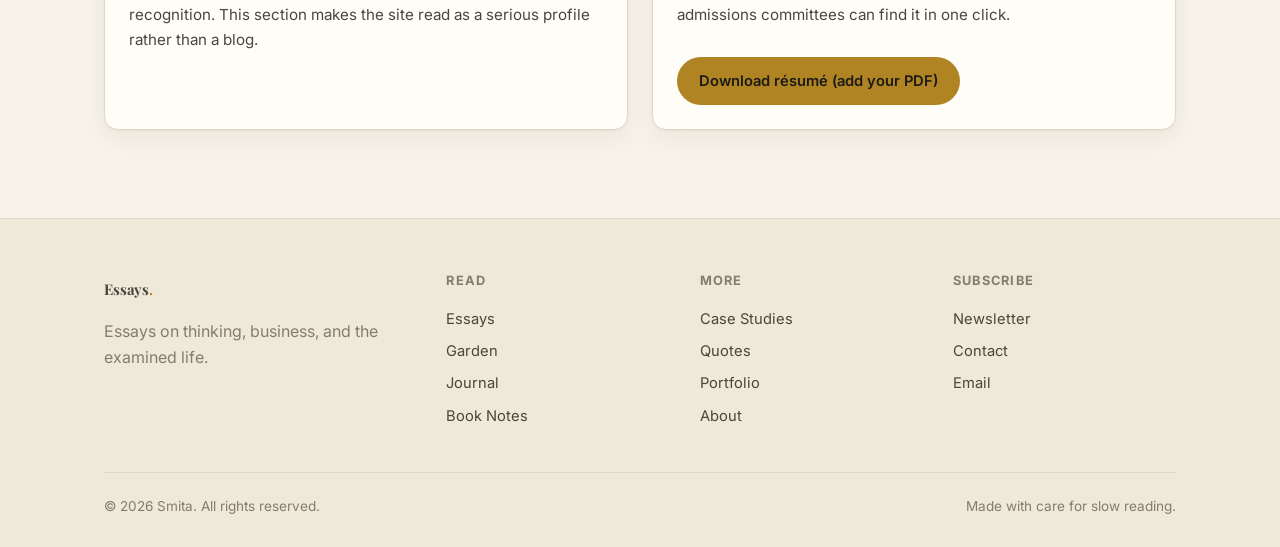
<file: portfolio.html>
<!DOCTYPE html>
<html lang="en">
<head>
  <meta charset="UTF-8" />
  <meta name="viewport" content="width=device-width, initial-scale=1.0" />
  <title>Portfolio — Essays by Smita</title>
  <meta name="description" content="Selected essays, projects, research, and case studies — plus a dashboard of the work." />
  <link rel="preconnect" href="https://fonts.googleapis.com">
  <link rel="preconnect" href="https://fonts.gstatic.com" crossorigin>
  <link href="https://fonts.googleapis.com/css2?family=Playfair+Display:ital,wght@0,400;0,600;0,700;1,400&family=Inter:wght@400;500;600;700&family=Merriweather:ital@0;1&display=swap" rel="stylesheet">
  <link rel="stylesheet" href="assets/css/style.css" />
</head>
<body>
  <section class="page-head">
    <div class="container">
      <p class="eyebrow">Portfolio</p>
      <h1>The work, gathered.</h1>
      <p class="muted">Essays, projects, research, case studies, and credentials — a single page for anyone who wants the full picture.</p>
    </div>
  </section>

  <section class="section-tight">
    <div class="container">
      <p class="eyebrow">By the numbers</p>
      <div class="stat-grid" id="stats" style="margin-bottom:50px"></div>

      <div class="section-head"><div><p class="eyebrow">Selected work</p><h2>Featured Essays</h2></div><a class="btn btn-ghost" href="essays.html">All essays</a></div>
      <div class="grid grid-3" id="folioEssays"></div>

      <div class="section-head" style="margin-top:50px"><div><p class="eyebrow">Analysis</p><h2>Case Studies</h2></div><a class="btn btn-ghost" href="case-studies.html">All cases</a></div>
      <div class="grid grid-3" id="folioCases"></div>

      <div class="section-head" style="margin-top:50px"><div><p class="eyebrow">Credentials</p><h2>Education &amp; Recognition</h2></div></div>
      <div class="grid grid-2">
        <div class="card"><h3>What goes here</h3><p class="excerpt">Add your degrees, certifications, competitions, and any recognition. This section makes the site read as a serious profile rather than a blog.</p></div>
        <div class="card"><h3>Resume</h3><p class="excerpt">Link a downloadable PDF résumé here so reviewers and admissions committees can find it in one click.</p><div style="margin-top:14px"><a class="btn btn-gold" href="#">Download résumé (add your PDF)</a></div></div>
      </div>
    </div>
  </section>

  <script src="assets/js/data.js"></script>
  <script src="assets/js/main.js"></script>
  <script>
    buildHeader(); buildFooter();
    var totalViews = ESSAYS.reduce(function(a,e){return a+e.views;},0);
    var totalMins = ESSAYS.reduce(function(a,e){return a+e.readMins;},0);
    document.getElementById("stats").innerHTML =
      stat(ESSAYS.length, "Essays published") +
      stat(totalViews.toLocaleString(), "Total reads") +
      stat("1,240", "Subscribers") +
      stat(totalMins + " min", "Words to read");
    function stat(n,l){ return '<div class="stat"><div class="num">'+n+'</div><div class="lbl">'+l+'</div></div>'; }
    document.getElementById("folioEssays").innerHTML = ESSAYS.slice(0,3).map(function(e){return essayCard(e);}).join("");
    document.getElementById("folioCases").innerHTML = (window.CASES||[]).map(function(c){return '<article class="card"><div class="tag-row"><span class="pill">'+c.category+'</span></div><h3>'+c.title+'</h3><p class="excerpt">'+c.excerpt+'</p></article>';}).join("");
    initForms();
  </script>
</body>
</html>
</file>
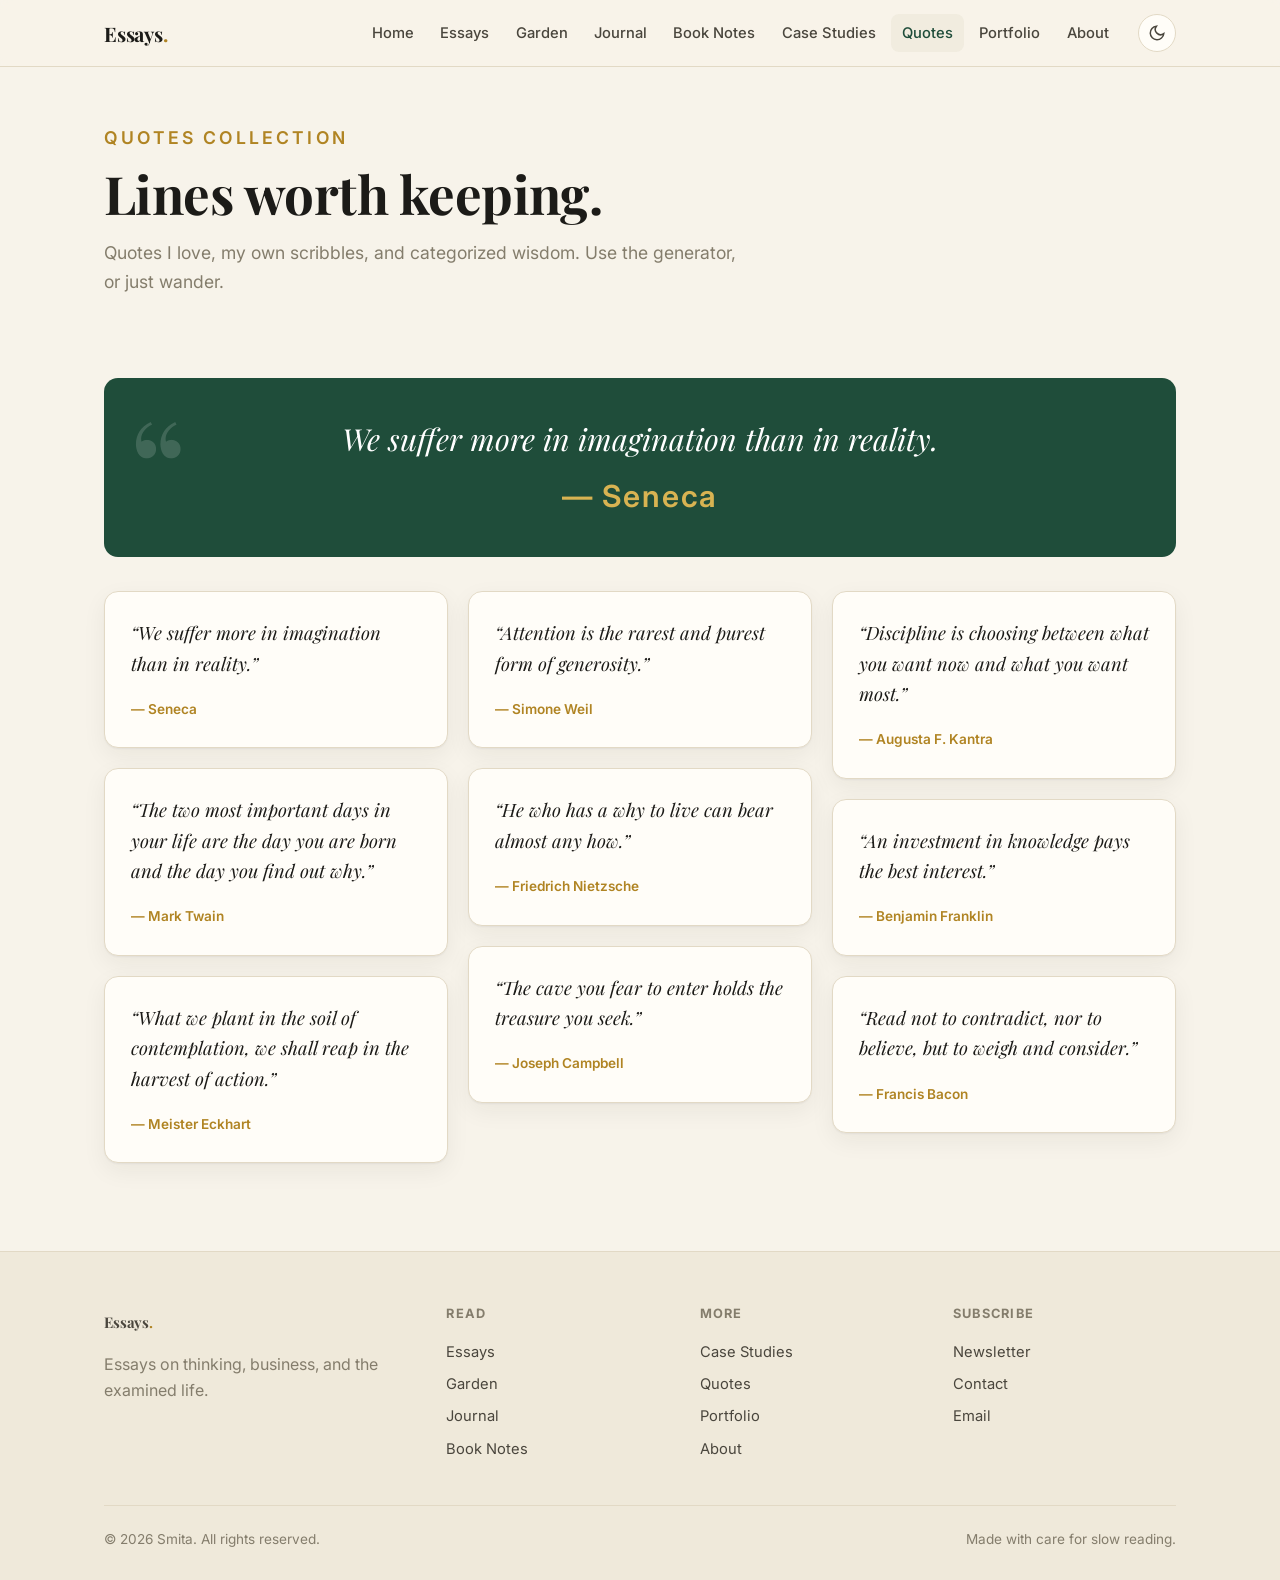
<file: quotes.html>
<!DOCTYPE html>
<html lang="en">
<head>
  <meta charset="UTF-8" />
  <meta name="viewport" content="width=device-width, initial-scale=1.0" />
  <title>Quotes — Essays by Smita</title>
  <meta name="description" content="A growing collection of quotes worth keeping — wisdom, categorized." />
  <link rel="preconnect" href="https://fonts.googleapis.com">
  <link rel="preconnect" href="https://fonts.gstatic.com" crossorigin>
  <link href="https://fonts.googleapis.com/css2?family=Playfair+Display:ital,wght@0,400;0,600;0,700;1,400&family=Inter:wght@400;500;600;700&family=Merriweather:ital@0;1&display=swap" rel="stylesheet">
  <link rel="stylesheet" href="assets/css/style.css" />
</head>
<body>
  <section class="page-head">
    <div class="container">
      <p class="eyebrow">Quotes Collection</p>
      <h1>Lines worth keeping.</h1>
      <p class="muted">Quotes I love, my own scribbles, and categorized wisdom. Use the generator, or just wander.</p>
    </div>
  </section>
  <section class="section-tight">
    <div class="container">
      <div class="quote-band" id="quoteGen" style="margin-bottom:34px"></div>
      <div class="masonry" id="quotesWall"></div>
    </div>
  </section>
  <script src="assets/js/data.js"></script>
  <script src="assets/js/main.js"></script>
  <script>buildHeader(); buildFooter(); randomQuoteBanner("quoteGen"); renderQuotesWall("quotesWall"); initForms();</script>
</body>
</html>
</file>
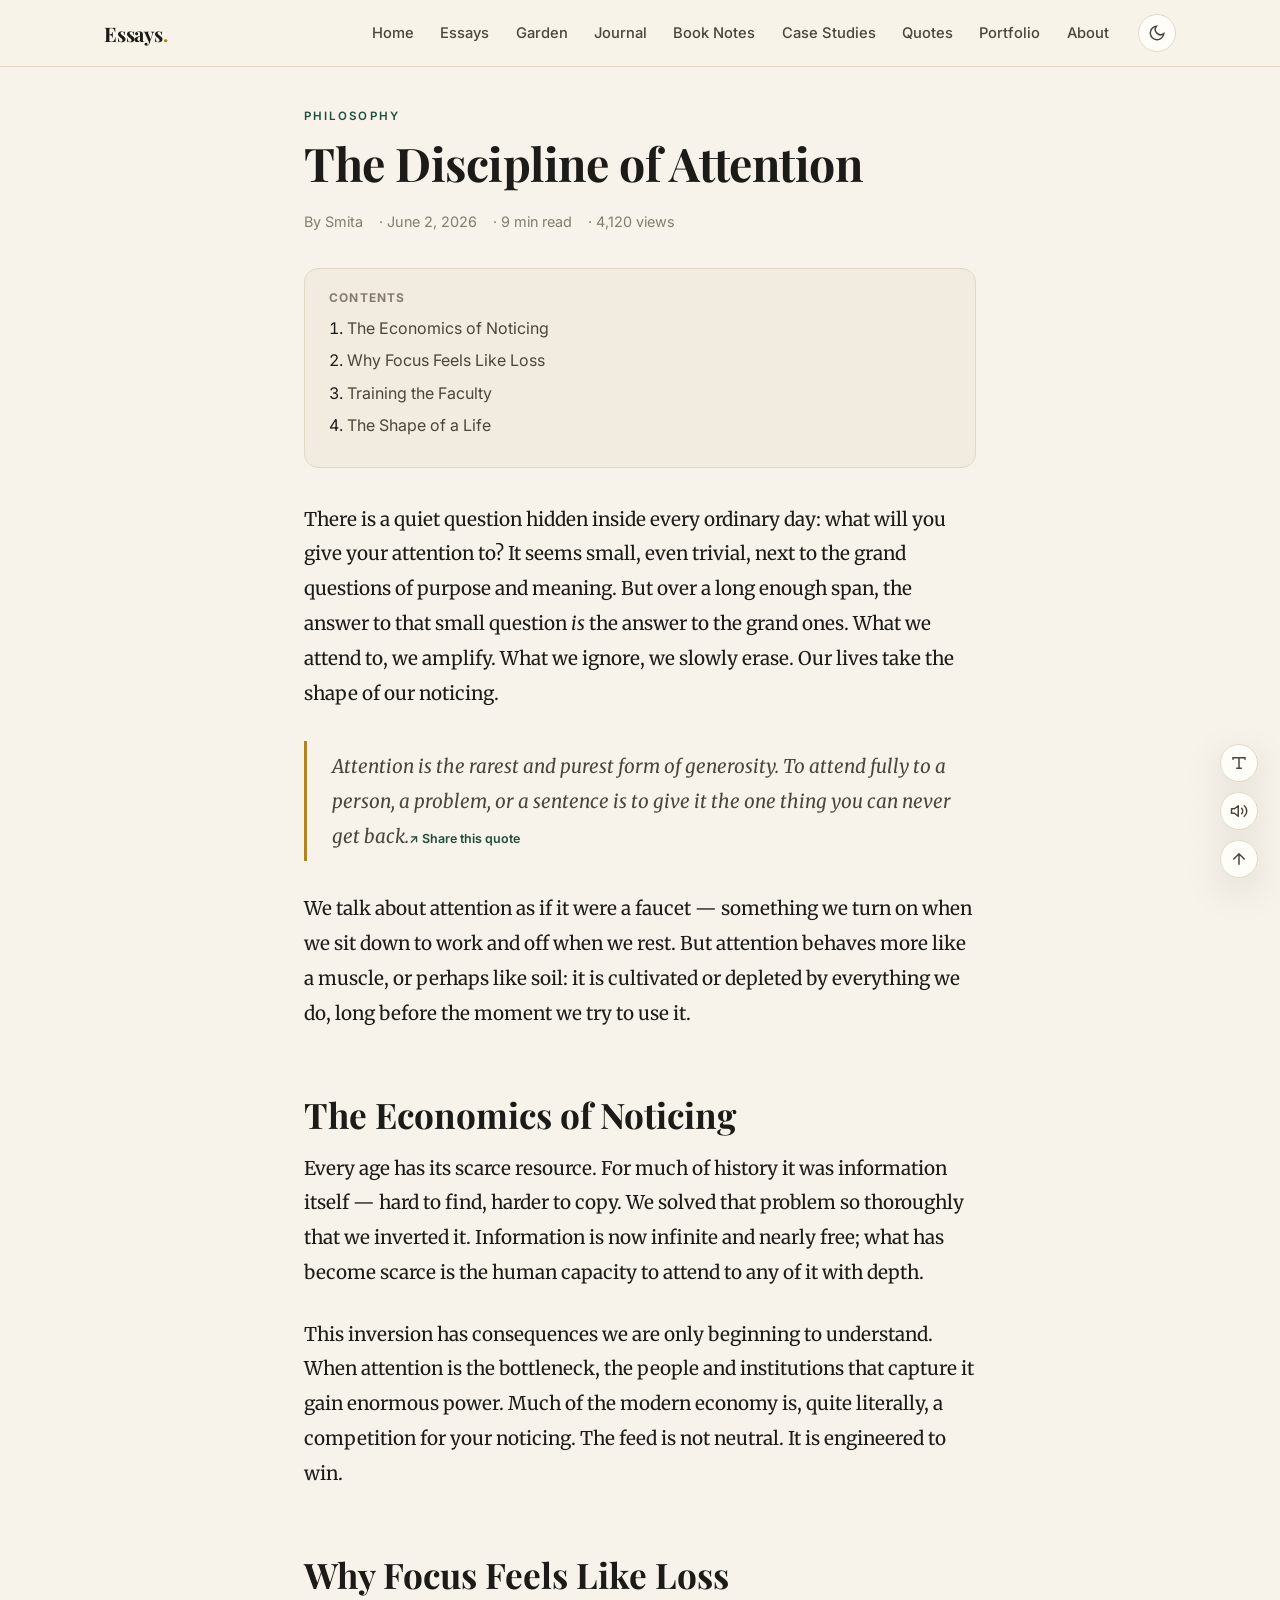
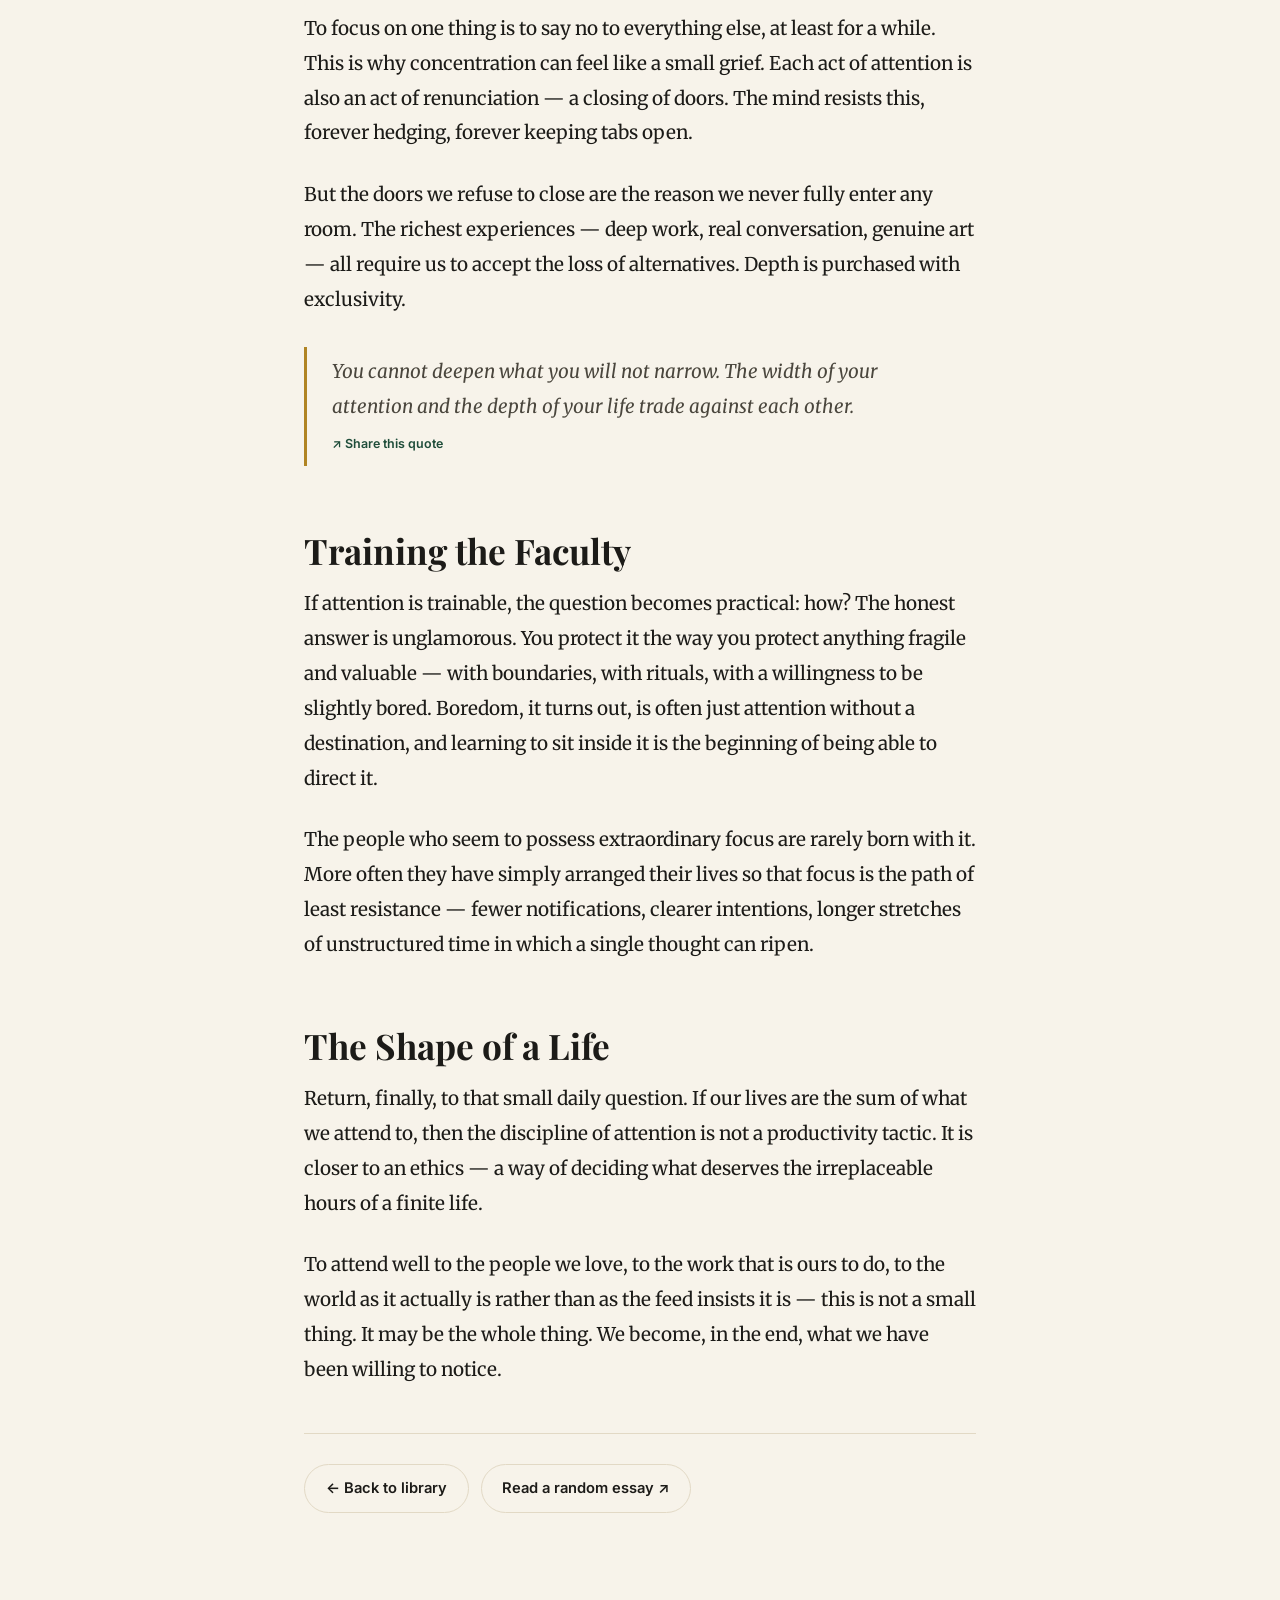
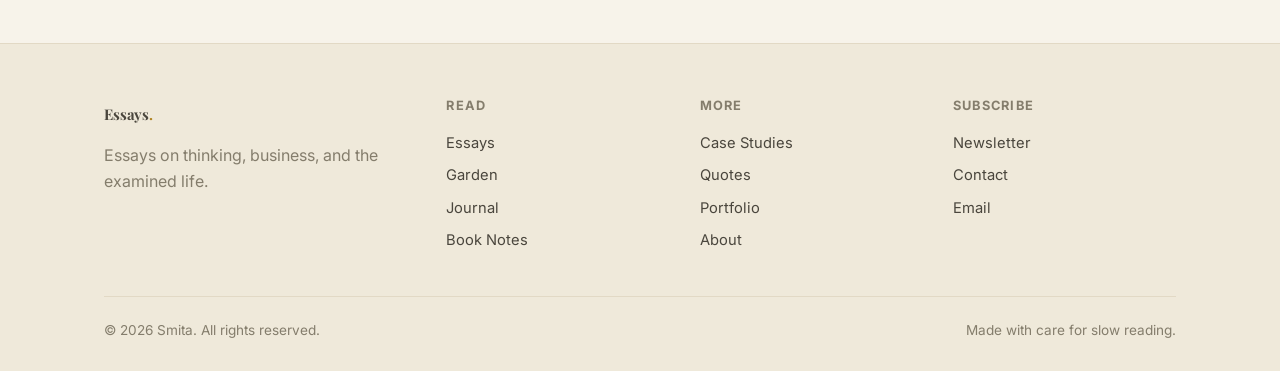
<file: essays/the-discipline-of-attention.html>
<!DOCTYPE html>
<html lang="en">
<head>
  <meta charset="UTF-8" />
  <meta name="viewport" content="width=device-width, initial-scale=1.0" />
  <title>The Discipline of Attention — Essays by Smita</title>
  <meta name="description" content="Attention is the rarest and purest form of generosity. An essay on focus, noticing, and the shape of a life." />
  <link rel="preconnect" href="https://fonts.googleapis.com">
  <link rel="preconnect" href="https://fonts.gstatic.com" crossorigin>
  <link href="https://fonts.googleapis.com/css2?family=Playfair+Display:ital,wght@0,400;0,600;0,700;1,400&family=Inter:wght@400;500;600;700&family=Merriweather:ital@0;1&family=EB+Garamond:ital@0;1&family=Libre+Baskerville:ital@0;1&family=Crimson+Text:ital@0;1&display=swap" rel="stylesheet">
  <link rel="stylesheet" href="../assets/css/style.css" />
</head>
<body>
  <article class="reader font-serif">
    <header class="essay-head">
      <p class="eyebrow"><a href="../essays.html?cat=philosophy">Philosophy</a></p>
      <h1>The Discipline of Attention</h1>
      <div class="essay-meta">
        <span>By Smita</span>
        <span>· June 2, 2026</span>
        <span>· 9 min read</span>
        <span>· 4,120 views</span>
      </div>
    </header>

    <div class="toc" id="toc"></div>

    <div class="essay-body">
      <p>There is a quiet question hidden inside every ordinary day: what will you give your attention to? It seems small, even trivial, next to the grand questions of purpose and meaning. But over a long enough span, the answer to that small question <em>is</em> the answer to the grand ones. What we attend to, we amplify. What we ignore, we slowly erase. Our lives take the shape of our noticing.</p>

      <blockquote>Attention is the rarest and purest form of generosity. To attend fully to a person, a problem, or a sentence is to give it the one thing you can never get back.</blockquote>

      <p>We talk about attention as if it were a faucet — something we turn on when we sit down to work and off when we rest. But attention behaves more like a muscle, or perhaps like soil: it is cultivated or depleted by everything we do, long before the moment we try to use it.</p>

      <h2>The Economics of Noticing</h2>
      <p>Every age has its scarce resource. For much of history it was information itself — hard to find, harder to copy. We solved that problem so thoroughly that we inverted it. Information is now infinite and nearly free; what has become scarce is the human capacity to attend to any of it with depth.</p>
      <p>This inversion has consequences we are only beginning to understand. When attention is the bottleneck, the people and institutions that capture it gain enormous power. Much of the modern economy is, quite literally, a competition for your noticing. The feed is not neutral. It is engineered to win.</p>

      <h2>Why Focus Feels Like Loss</h2>
      <p>To focus on one thing is to say no to everything else, at least for a while. This is why concentration can feel like a small grief. Each act of attention is also an act of renunciation — a closing of doors. The mind resists this, forever hedging, forever keeping tabs open.</p>
      <p>But the doors we refuse to close are the reason we never fully enter any room. The richest experiences — deep work, real conversation, genuine art — all require us to accept the loss of alternatives. Depth is purchased with exclusivity.</p>

      <blockquote>You cannot deepen what you will not narrow. The width of your attention and the depth of your life trade against each other.</blockquote>

      <h2>Training the Faculty</h2>
      <p>If attention is trainable, the question becomes practical: how? The honest answer is unglamorous. You protect it the way you protect anything fragile and valuable — with boundaries, with rituals, with a willingness to be slightly bored. Boredom, it turns out, is often just attention without a destination, and learning to sit inside it is the beginning of being able to direct it.</p>
      <p>The people who seem to possess extraordinary focus are rarely born with it. More often they have simply arranged their lives so that focus is the path of least resistance — fewer notifications, clearer intentions, longer stretches of unstructured time in which a single thought can ripen.</p>

      <h2>The Shape of a Life</h2>
      <p>Return, finally, to that small daily question. If our lives are the sum of what we attend to, then the discipline of attention is not a productivity tactic. It is closer to an ethics — a way of deciding what deserves the irreplaceable hours of a finite life.</p>
      <p>To attend well to the people we love, to the work that is ours to do, to the world as it actually is rather than as the feed insists it is — this is not a small thing. It may be the whole thing. We become, in the end, what we have been willing to notice.</p>
    </div>

    <hr class="divider" style="margin:46px 0 30px" />
    <div style="display:flex;gap:12px;flex-wrap:wrap">
      <a class="btn btn-ghost" href="../essays.html">← Back to library</a>
      <button class="btn btn-ghost" onclick="randomEssay('../')">Read a random essay ↗</button>
    </div>
  </article>

  <script src="../assets/js/data.js"></script>
  <script src="../assets/js/main.js"></script>
  <script>
    buildHeader("../"); buildFooter("../");
    initReader();
    initForms();
  </script>
</body>
</html>
</file>
<file: assets/css/style.css>
/* =========================================================
   Essays by Smita — Design System
   Minimalist intellectual theme
   Palette: cream / black / dark green / gold
   Fonts:  Playfair Display (headings) · Inter (body)
   ========================================================= */

:root {
  /* Light theme (default) */
  --bg:          #f7f3ea;   /* cream */
  --bg-soft:     #efe9da;
  --surface:     #fffdf8;
  --surface-2:   #f1ecdf;
  --border:      #e2d9c5;
  --text:        #1c1b18;   /* near-black */
  --text-soft:   #4a463d;
  --text-mute:   #847d6c;
  --accent:      #1f4d3a;   /* dark green */
  --accent-soft: #2c6a50;
  --gold:        #b08423;   /* gold highlight */
  --gold-soft:   #d8b352;
  --shadow:      0 1px 2px rgba(28,27,24,.05), 0 8px 24px rgba(28,27,24,.06);
  --shadow-lg:   0 12px 40px rgba(28,27,24,.12);
  --radius:      14px;
  --radius-sm:   9px;
  --maxw:        1120px;
  --readw:       720px;
  --reader-size: 1.18rem;
  --font-head:   "Playfair Display", Georgia, serif;
  --font-body:   "Inter", system-ui, -apple-system, sans-serif;
  --font-read:   "Merriweather", Georgia, serif;
}

[data-theme="dark"] {
  --bg:          #16140f;
  --bg-soft:     #1d1a13;
  --surface:     #211e16;
  --surface-2:   #28241a;
  --border:      #38332600;
  --border:      #3a3528;
  --text:        #f1ecdf;
  --text-soft:   #d6cfbd;
  --text-mute:   #9a917d;
  --accent:      #6fae8e;
  --accent-soft: #8cc4a6;
  --gold:        #e0bb5e;
  --gold-soft:   #f0d488;
  --shadow:      0 1px 2px rgba(0,0,0,.3), 0 8px 24px rgba(0,0,0,.35);
  --shadow-lg:   0 14px 44px rgba(0,0,0,.5);
}

* { box-sizing: border-box; }

html { scroll-behavior: smooth; }

body {
  margin: 0;
  background: var(--bg);
  color: var(--text);
  font-family: var(--font-body);
  font-size: 16px;
  line-height: 1.65;
  -webkit-font-smoothing: antialiased;
  transition: background .35s ease, color .35s ease;
}

h1, h2, h3, h4 { font-family: var(--font-head); font-weight: 700; line-height: 1.2; color: var(--text); margin: 0 0 .4em; }
h1 { font-size: clamp(2.1rem, 4.5vw, 3.3rem); letter-spacing: -.01em; }
h2 { font-size: clamp(1.6rem, 3vw, 2.2rem); }
h3 { font-size: 1.3rem; }
a  { color: var(--accent); text-decoration: none; }
a:hover { color: var(--accent-soft); }
p  { margin: 0 0 1rem; color: var(--text-soft); }
img { max-width: 100%; display: block; }

.container { max-width: var(--maxw); margin: 0 auto; padding: 0 24px; }
.section   { padding: 72px 0; }
.section-tight { padding: 48px 0; }
.muted { color: var(--text-mute); }
.center { text-align: center; }

/* ---------- Eyebrow / section headers ---------- */
.eyebrow {
  font-family: var(--font-body);
  text-transform: uppercase;
  letter-spacing: .18em;
  font-size: .72rem;
  font-weight: 600;
  color: var(--gold);
  margin: 0 0 .6rem;
}
.section-head { display: flex; align-items: flex-end; justify-content: space-between; gap: 18px; margin-bottom: 30px; flex-wrap: wrap; }
.section-head h2 { margin: 0; }

/* ---------- Buttons ---------- */
.btn {
  display: inline-flex; align-items: center; gap: .5rem;
  font-family: var(--font-body); font-weight: 600; font-size: .92rem;
  padding: .7rem 1.3rem; border-radius: 999px; border: 1px solid transparent;
  cursor: pointer; transition: all .2s ease; white-space: nowrap;
}
.btn-primary { background: var(--accent); color: #fff; }
[data-theme="dark"] .btn-primary { color: #11130f; }
.btn-primary:hover { background: var(--accent-soft); color:#fff; transform: translateY(-1px); }
[data-theme="dark"] .btn-primary:hover { color:#11130f; }
.btn-ghost { background: transparent; color: var(--text); border-color: var(--border); }
.btn-ghost:hover { border-color: var(--accent); color: var(--accent); }
.btn-gold { background: var(--gold); color: #1c1b18; }
.btn-gold:hover { background: var(--gold-soft); transform: translateY(-1px); }

/* ---------- Header / nav ---------- */
.site-header {
  position: sticky; top: 0; z-index: 50;
  background: color-mix(in srgb, var(--bg) 88%, transparent);
  backdrop-filter: saturate(180%) blur(12px);
  border-bottom: 1px solid var(--border);
}
.nav { display: flex; align-items: center; gap: 18px; height: 66px; }
.brand { font-family: var(--font-head); font-weight: 700; font-size: 1.25rem; color: var(--text); letter-spacing: -.01em; }
.brand span { color: var(--gold); }
.nav-links { display: flex; gap: 4px; margin-left: auto; flex-wrap: wrap; }
.nav-links a {
  color: var(--text-soft); font-weight: 500; font-size: .92rem;
  padding: .4rem .7rem; border-radius: 8px; transition: all .15s;
}
.nav-links a:hover, .nav-links a.active { color: var(--accent); background: var(--surface-2); }
.nav-tools { display: flex; align-items: center; gap: 8px; }
.icon-btn {
  width: 38px; height: 38px; display: grid; place-items: center;
  border-radius: 50%; border: 1px solid var(--border); background: var(--surface);
  color: var(--text-soft); cursor: pointer; transition: all .2s;
}
.icon-btn:hover { color: var(--accent); border-color: var(--accent); }
.nav-toggle { display: none; }

@media (max-width: 900px) {
  .nav-links {
    position: fixed; inset: 66px 0 auto 0; flex-direction: column; gap: 0;
    background: var(--surface); border-bottom: 1px solid var(--border);
    padding: 10px 16px; transform: translateY(-120%); transition: transform .3s ease;
    box-shadow: var(--shadow-lg);
  }
  .nav-links.open { transform: translateY(0); }
  .nav-links a { padding: .7rem .4rem; border-radius: 0; border-bottom: 1px solid var(--border); }
  .nav-toggle { display: grid; }
}

/* ---------- Hero ---------- */
.hero { padding: 70px 0 30px; }
.hero-grid { display: grid; grid-template-columns: 1.4fr .9fr; gap: 48px; align-items: center; }
.hero h1 { margin-bottom: .3em; }
.hero .lead { font-size: 1.2rem; color: var(--text-soft); max-width: 46ch; }
.hero-cta { display: flex; gap: 12px; margin-top: 26px; flex-wrap: wrap; }
.avatar {
  width: 230px; height: 230px; border-radius: 50%; margin: 0 auto;
  background: radial-gradient(circle at 30% 25%, var(--accent-soft), var(--accent));
  display: grid; place-items: center; color: #fff; font-family: var(--font-head);
  font-size: 5rem; font-weight: 700; box-shadow: var(--shadow-lg);
  border: 5px solid var(--surface); position: relative;
}
.avatar::after {
  content: ""; position: absolute; inset: -14px; border-radius: 50%;
  border: 1px dashed var(--gold-soft); opacity: .6;
}
@media (max-width: 820px) {
  .hero-grid { grid-template-columns: 1fr; text-align: center; }
  .hero .lead { margin-inline: auto; }
  .hero-cta { justify-content: center; }
  .avatar { width: 170px; height: 170px; font-size: 3.6rem; order: -1; }
}

/* ---------- Daily quote ---------- */
.quote-band { background: var(--accent); color: #fff; border-radius: var(--radius); padding: 40px; text-align: center; position: relative; overflow: hidden; }
[data-theme="dark"] .quote-band { background: var(--surface-2); border: 1px solid var(--border); }
.quote-band::before { content: "\201C"; position: absolute; top: -30px; left: 24px; font-family: var(--font-head); font-size: 9rem; opacity: .15; }
.quote-band blockquote { font-family: var(--font-head); font-size: clamp(1.3rem,2.6vw,1.9rem); font-style: italic; margin: 0 auto; max-width: 60ch; line-height: 1.4; color:#fff; }
[data-theme="dark"] .quote-band blockquote { color: var(--text); }
.quote-band cite { display: block; margin-top: 14px; font-style: normal; font-family: var(--font-body); font-weight: 600; letter-spacing: .06em; color: var(--gold-soft); }

/* ---------- Cards / grids ---------- */
.grid { display: grid; gap: 24px; }
.grid-3 { grid-template-columns: repeat(3, 1fr); }
.grid-2 { grid-template-columns: repeat(2, 1fr); }
@media (max-width: 860px) { .grid-3 { grid-template-columns: 1fr 1fr; } }
@media (max-width: 600px) { .grid-3, .grid-2 { grid-template-columns: 1fr; } }

.card {
  background: var(--surface); border: 1px solid var(--border); border-radius: var(--radius);
  padding: 24px; box-shadow: var(--shadow); transition: transform .2s ease, box-shadow .2s ease, border-color .2s;
  display: flex; flex-direction: column; height: 100%;
}
.card:hover { transform: translateY(-4px); box-shadow: var(--shadow-lg); border-color: color-mix(in srgb, var(--accent) 40%, var(--border)); }
.card .tag-row { margin-bottom: 12px; }
.card h3 { font-size: 1.25rem; margin-bottom: .4rem; }
.card h3 a { color: var(--text); }
.card h3 a:hover { color: var(--accent); }
.card .excerpt { color: var(--text-soft); font-size: .95rem; flex: 1; }
.card .meta { display: flex; gap: 14px; align-items: center; margin-top: 16px; font-size: .82rem; color: var(--text-mute); flex-wrap: wrap; }
.card .meta span { display: inline-flex; align-items: center; gap: 5px; }

.pill {
  display: inline-block; font-size: .72rem; font-weight: 600; letter-spacing: .04em;
  padding: .28rem .7rem; border-radius: 999px; background: var(--surface-2);
  color: var(--accent); border: 1px solid var(--border); text-transform: uppercase;
}
.pill.gold { color: var(--gold); }

/* Featured essay */
.featured {
  display: grid; grid-template-columns: 1.1fr 1fr; gap: 0; border-radius: var(--radius);
  overflow: hidden; border: 1px solid var(--border); box-shadow: var(--shadow); background: var(--surface);
}
.featured .img {
  min-height: 300px;
  background: linear-gradient(135deg, var(--accent), var(--accent-soft));
  position: relative;
}
.featured .img::after { content: ""; position: absolute; inset: 0; background: radial-gradient(circle at 70% 30%, rgba(255,255,255,.18), transparent 60%); }
.featured .body { padding: 42px; display: flex; flex-direction: column; justify-content: center; }
.featured h2 { font-size: clamp(1.6rem,2.8vw,2.3rem); margin: 10px 0 14px; }
.featured h2 a { color: var(--text); }
@media (max-width: 760px){ .featured { grid-template-columns: 1fr; } .featured .body{ padding: 28px; } }

/* Topics */
.topics { display: flex; flex-wrap: wrap; gap: 12px; }
.topic-chip {
  display: flex; align-items: center; gap: 10px; padding: 12px 18px; border-radius: 12px;
  background: var(--surface); border: 1px solid var(--border); color: var(--text);
  font-weight: 600; transition: all .2s; box-shadow: var(--shadow);
}
.topic-chip:hover { border-color: var(--accent); color: var(--accent); transform: translateY(-2px); }
.topic-chip .dot { width: 10px; height: 10px; border-radius: 50%; background: var(--gold); }
.topic-chip small { color: var(--text-mute); font-weight: 500; }

/* ---------- Newsletter ---------- */
.newsletter {
  background: var(--surface-2); border: 1px solid var(--border);
  border-radius: var(--radius); padding: 48px; text-align: center;
}
.newsletter h2 { margin-bottom: .3em; }
.newsletter p { max-width: 52ch; margin: 0 auto 22px; }
.subscribe-form { display: flex; gap: 10px; max-width: 460px; margin: 0 auto; flex-wrap: wrap; }
.subscribe-form input {
  flex: 1; min-width: 200px; padding: .8rem 1.1rem; border-radius: 999px;
  border: 1px solid var(--border); background: var(--surface); color: var(--text); font-size: .95rem;
}
.subscribe-form input:focus { outline: 2px solid var(--accent); border-color: transparent; }
.form-note { font-size: .8rem; color: var(--text-mute); margin-top: 12px; }

/* ---------- Search ---------- */
.search-wrap { position: relative; max-width: 520px; }
.search-input {
  width: 100%; padding: .85rem 1.1rem .85rem 2.8rem; border-radius: 999px;
  border: 1px solid var(--border); background: var(--surface); color: var(--text); font-size: .98rem;
}
.search-input:focus { outline: 2px solid var(--accent); border-color: transparent; }
.search-wrap svg { position: absolute; left: 16px; top: 50%; transform: translateY(-50%); color: var(--text-mute); }
.search-results { margin-top: 18px; }

/* ---------- Page header ---------- */
.page-head { padding: 56px 0 18px; }
.page-head h1 { margin-bottom: .25em; }
.page-head p { font-size: 1.1rem; max-width: 58ch; }

/* ---------- Library toolbar ---------- */
.toolbar { display: flex; gap: 14px; align-items: center; flex-wrap: wrap; margin: 26px 0; }
.toolbar .search-wrap { flex: 1; min-width: 240px; }
.chips { display: flex; gap: 8px; flex-wrap: wrap; }
.chip {
  padding: .42rem .85rem; border-radius: 999px; border: 1px solid var(--border);
  background: var(--surface); color: var(--text-soft); font-size: .85rem; font-weight: 500;
  cursor: pointer; transition: all .15s;
}
.chip:hover { border-color: var(--accent); color: var(--accent); }
.chip.active { background: var(--accent); color: #fff; border-color: var(--accent); }
[data-theme="dark"] .chip.active { color: #11130f; }
.select, .view-toggle button {
  padding: .5rem .8rem; border-radius: 9px; border: 1px solid var(--border);
  background: var(--surface); color: var(--text); font-size: .85rem; cursor: pointer;
  font-family: var(--font-body);
}
.view-toggle { display: inline-flex; border: 1px solid var(--border); border-radius: 9px; overflow: hidden; }
.view-toggle button { border: none; border-radius: 0; }
.view-toggle button.active { background: var(--accent); color: #fff; }
[data-theme="dark"] .view-toggle button.active { color:#11130f; }

/* list view */
.list-view .card { flex-direction: row; align-items: center; gap: 20px; }
.list-view .card .excerpt { display: none; }

.tag-row { display: flex; gap: 6px; flex-wrap: wrap; }

/* ---------- Reading experience ---------- */
.reader { max-width: var(--readw); margin: 0 auto; padding: 40px 24px 90px; }
.reader .essay-head { margin-bottom: 34px; }
.reader h1 { font-size: clamp(2rem, 4vw, 2.9rem); }
.reader .essay-meta { display: flex; gap: 16px; flex-wrap: wrap; color: var(--text-mute); font-size: .9rem; margin-top: 14px; align-items: center; }
.reader .essay-body { font-family: var(--font-read); font-size: var(--reader-size); line-height: 1.85; color: var(--text); }
.reader .essay-body p { color: var(--text); margin-bottom: 1.4em; }
.reader .essay-body h2 { font-family: var(--font-head); margin-top: 1.8em; }
.reader .essay-body h3 { margin-top: 1.5em; }
.reader .essay-body blockquote {
  border-left: 3px solid var(--gold); margin: 1.6em 0; padding: .4em 1.3em;
  font-style: italic; color: var(--text-soft); position: relative;
}
.reader .essay-body blockquote .share-quote {
  display: inline-block; margin-top: 8px; font-size: .78rem; font-style: normal;
  color: var(--accent); cursor: pointer; font-family: var(--font-body); font-weight: 600;
}
.reader .essay-body a { color: var(--accent); text-decoration: underline; text-underline-offset: 3px; }
.font-serif .essay-body { font-family: var(--font-read); }
.font-sans  .essay-body { font-family: var(--font-body); }
.font-playfair .essay-body { font-family: var(--font-head); }
.font-baskerville .essay-body { font-family: "Libre Baskerville", Georgia, serif; }
.font-garamond .essay-body { font-family: "EB Garamond", Georgia, serif; }
.font-crimson .essay-body { font-family: "Crimson Text", Georgia, serif; }

/* progress bar */
.read-progress { position: fixed; top: 0; left: 0; height: 3px; width: 0%; background: var(--gold); z-index: 60; transition: width .1s linear; }

/* reading toolbar (floating) */
.reader-tools {
  position: fixed; right: 22px; bottom: 22px; z-index: 55;
  display: flex; flex-direction: column; gap: 10px;
}
.reader-tools .icon-btn { background: var(--surface); box-shadow: var(--shadow-lg); }
.reader-panel {
  position: fixed; right: 22px; bottom: 80px; z-index: 56; width: 250px;
  background: var(--surface); border: 1px solid var(--border); border-radius: var(--radius);
  box-shadow: var(--shadow-lg); padding: 18px; display: none;
}
.reader-panel.open { display: block; }
.reader-panel label { font-size: .78rem; font-weight: 600; color: var(--text-mute); text-transform: uppercase; letter-spacing: .08em; display:block; margin: 12px 0 6px; }
.reader-panel .row { display: flex; gap: 6px; flex-wrap: wrap; }
.reader-panel .mini { padding: .35rem .6rem; font-size: .8rem; border-radius: 7px; border: 1px solid var(--border); background: var(--surface-2); color: var(--text); cursor: pointer; }
.reader-panel .mini.active { background: var(--accent); color: #fff; border-color: var(--accent); }
[data-theme="dark"] .reader-panel .mini.active { color:#11130f; }

/* TOC */
.toc {
  background: var(--surface-2); border: 1px solid var(--border); border-radius: var(--radius);
  padding: 22px 24px; margin: 26px 0 34px;
}
.toc h4 { font-family: var(--font-body); text-transform: uppercase; letter-spacing: .1em; font-size: .75rem; color: var(--text-mute); margin: 0 0 10px; }
.toc ol { margin: 0; padding-left: 18px; }
.toc li { margin: 6px 0; }
.toc a { color: var(--text-soft); }
.toc a:hover { color: var(--accent); }

/* ---------- Dashboard ---------- */
.stat-grid { display: grid; grid-template-columns: repeat(4,1fr); gap: 20px; }
@media (max-width: 760px){ .stat-grid { grid-template-columns: 1fr 1fr; } }
.stat {
  background: var(--surface); border: 1px solid var(--border); border-radius: var(--radius);
  padding: 26px; box-shadow: var(--shadow);
}
.stat .num { font-family: var(--font-head); font-size: 2.4rem; color: var(--accent); line-height: 1; }
.stat .lbl { color: var(--text-mute); font-size: .9rem; margin-top: 8px; }

/* ---------- Timeline (about) ---------- */
.timeline { border-left: 2px solid var(--border); margin-left: 8px; padding-left: 26px; }
.timeline-item { position: relative; padding-bottom: 28px; }
.timeline-item::before { content:""; position: absolute; left: -33px; top: 4px; width: 12px; height: 12px; border-radius: 50%; background: var(--gold); border: 2px solid var(--bg); }
.timeline-item .yr { font-family: var(--font-head); color: var(--accent); font-weight: 700; }

/* ---------- Garden / notes ---------- */
.note {
  background: var(--surface); border: 1px solid var(--border); border-radius: var(--radius-sm);
  padding: 20px; box-shadow: var(--shadow); border-left: 4px solid var(--gold);
}
.note .status { font-size: .72rem; text-transform: uppercase; letter-spacing: .1em; color: var(--gold); font-weight: 700; }

/* book notes */
.book-card { display: grid; grid-template-columns: 86px 1fr; gap: 18px; align-items: start; }
.book-cover { width: 86px; height: 124px; border-radius: 6px; background: linear-gradient(135deg,var(--accent),var(--accent-soft)); display:grid; place-items:center; color:#fff; font-family: var(--font-head); font-size:1.5rem; box-shadow: var(--shadow); }
.rating { color: var(--gold); letter-spacing: 2px; }

/* quotes wall */
.quote-card {
  background: var(--surface); border: 1px solid var(--border); border-radius: var(--radius);
  padding: 26px; box-shadow: var(--shadow); break-inside: avoid; margin-bottom: 20px;
}
.quote-card p { font-family: var(--font-head); font-style: italic; font-size: 1.15rem; color: var(--text); }
.quote-card cite { font-style: normal; color: var(--gold); font-weight: 600; font-size: .85rem; }
.masonry { column-count: 3; column-gap: 20px; }
@media (max-width: 860px){ .masonry { column-count: 2; } }
@media (max-width: 560px){ .masonry { column-count: 1; } }

/* ---------- Footer ---------- */
.site-footer { border-top: 1px solid var(--border); background: var(--bg-soft); padding: 54px 0 30px; margin-top: 40px; }
.footer-grid { display: grid; grid-template-columns: 1.4fr 1fr 1fr 1fr; gap: 30px; }
@media (max-width: 760px){ .footer-grid { grid-template-columns: 1fr 1fr; } }
.footer-grid h4 { font-family: var(--font-body); font-size: .8rem; text-transform: uppercase; letter-spacing: .1em; color: var(--text-mute); margin-bottom: 14px; }
.footer-grid a { display: block; color: var(--text-soft); padding: 4px 0; font-size: .92rem; }
.footer-grid a:hover { color: var(--accent); }
.footer-bottom { margin-top: 40px; padding-top: 22px; border-top: 1px solid var(--border); display:flex; justify-content: space-between; gap: 14px; flex-wrap: wrap; color: var(--text-mute); font-size: .85rem; }

/* ---------- Misc ---------- */
.divider { height: 1px; background: var(--border); border: 0; margin: 0; }
.fade-in { animation: fade .6s ease both; }
@keyframes fade { from { opacity: 0; transform: translateY(12px); } to { opacity: 1; transform: none; } }
.toast {
  position: fixed; left: 50%; bottom: 30px; transform: translateX(-50%) translateY(20px);
  background: var(--text); color: var(--bg); padding: .8rem 1.3rem; border-radius: 999px;
  font-size: .9rem; box-shadow: var(--shadow-lg); opacity: 0; pointer-events: none; transition: all .3s; z-index: 80;
}
.toast.show { opacity: 1; transform: translateX(-50%) translateY(0); }
::selection { background: var(--gold-soft); color: #1c1b18; }
</file>
